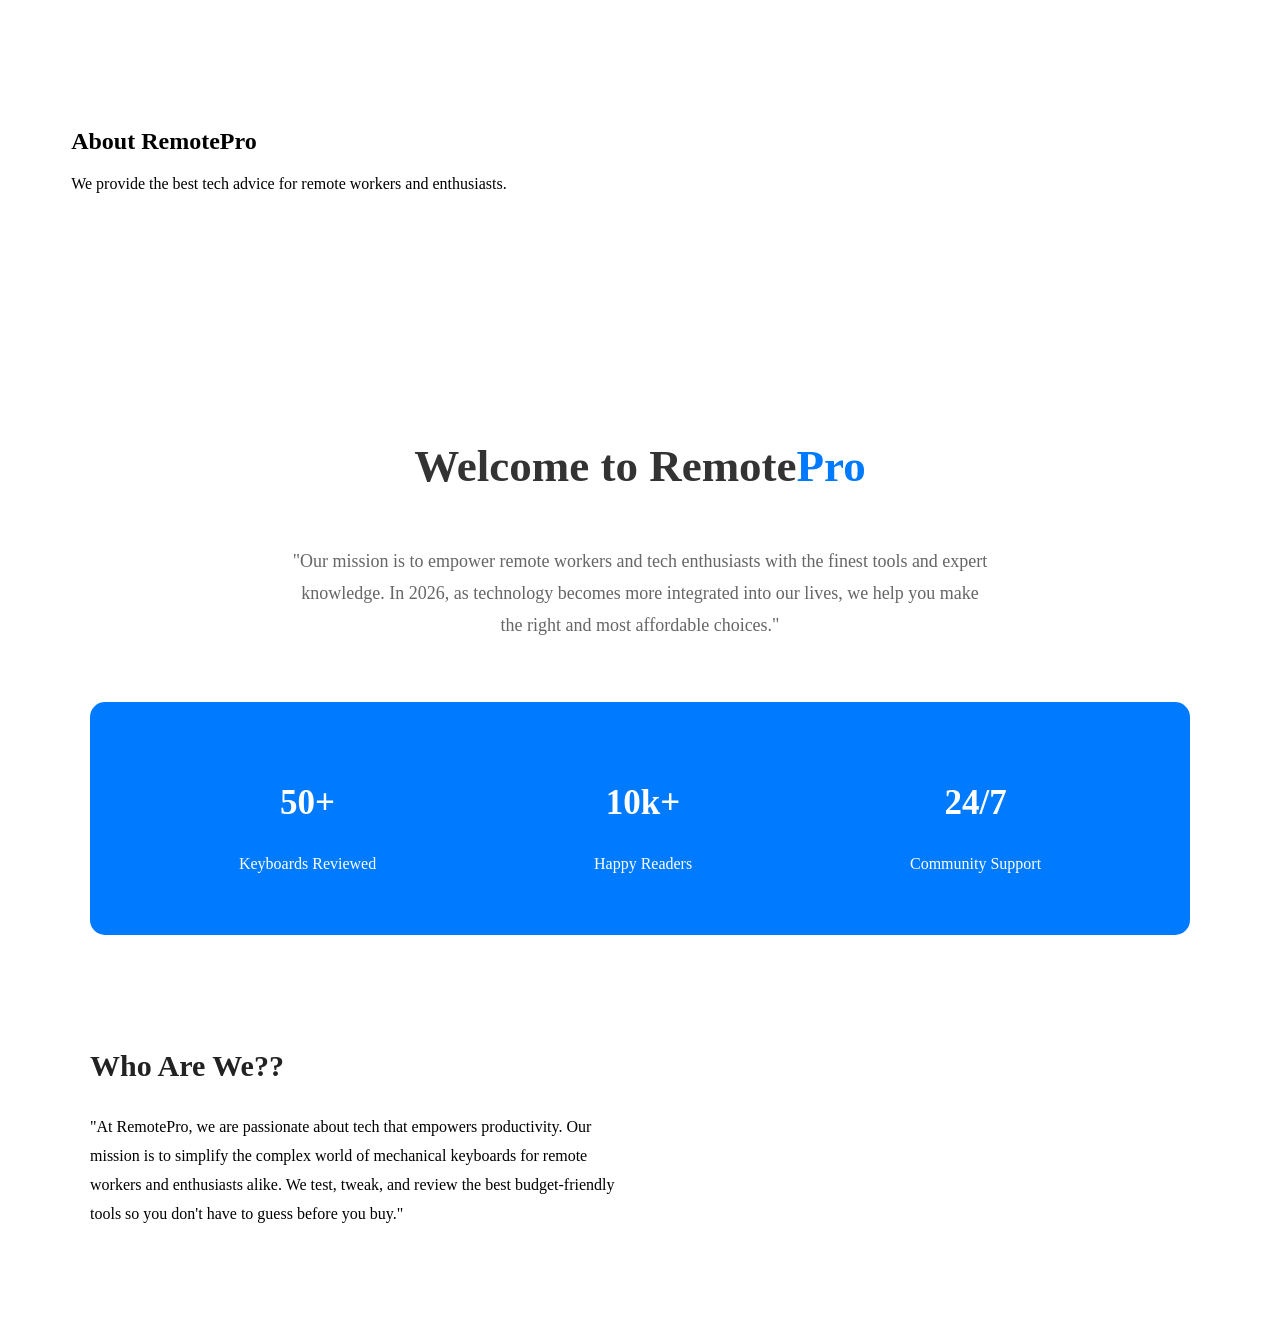
<file: about.html>
<!DOCTYPE html>
<html lang="en">
<head>
    <meta charset="UTF-8">
    <title>About Us - RemotePro</title>
    <link rel="stylesheet" href="about.css">
</head>
<body>
    <section style="padding: 100px 5%;">
        <h1>About RemotePro</h1>
        <p>We provide the best tech advice for remote workers and enthusiasts.</p>
    </section>
    <section class="about-page">
    <div class="about-hero">
        <h1>Welcome to Remote<span>Pro</span></h1>
        <p class="mission-text">
            "Our mission is to empower remote workers and tech enthusiasts with the finest tools and expert knowledge. In 2026, as technology becomes more integrated into our lives, we help you make the right and most affordable choices."
        </p>
    </div>

    <div class="stats-container">
        <div class="stat-item">
            <h2>50+</h2>
            <p>Keyboards Reviewed</p>
        </div>
        <div class="stat-item">
            <h2>10k+</h2>
            <p>Happy Readers</p>
        </div>
        <div class="stat-item">
            <h2>24/7</h2>
            <p>Community Support</p>
        </div>
    </div>

    <div class="about-content">
        <div class="about-text">
            <h2>Who Are We??</h2>
            <p>"At RemotePro, we are passionate about tech that empowers productivity. Our mission is to simplify the complex world of mechanical keyboards for remote workers and enthusiasts alike. We test, tweak, and review the best budget-friendly tools so you don't have to guess before you buy."

</p>
           
        </div>
        <div class="about-image">
            
        </div>
    </div>
</section>
</body>
</html>
</file>
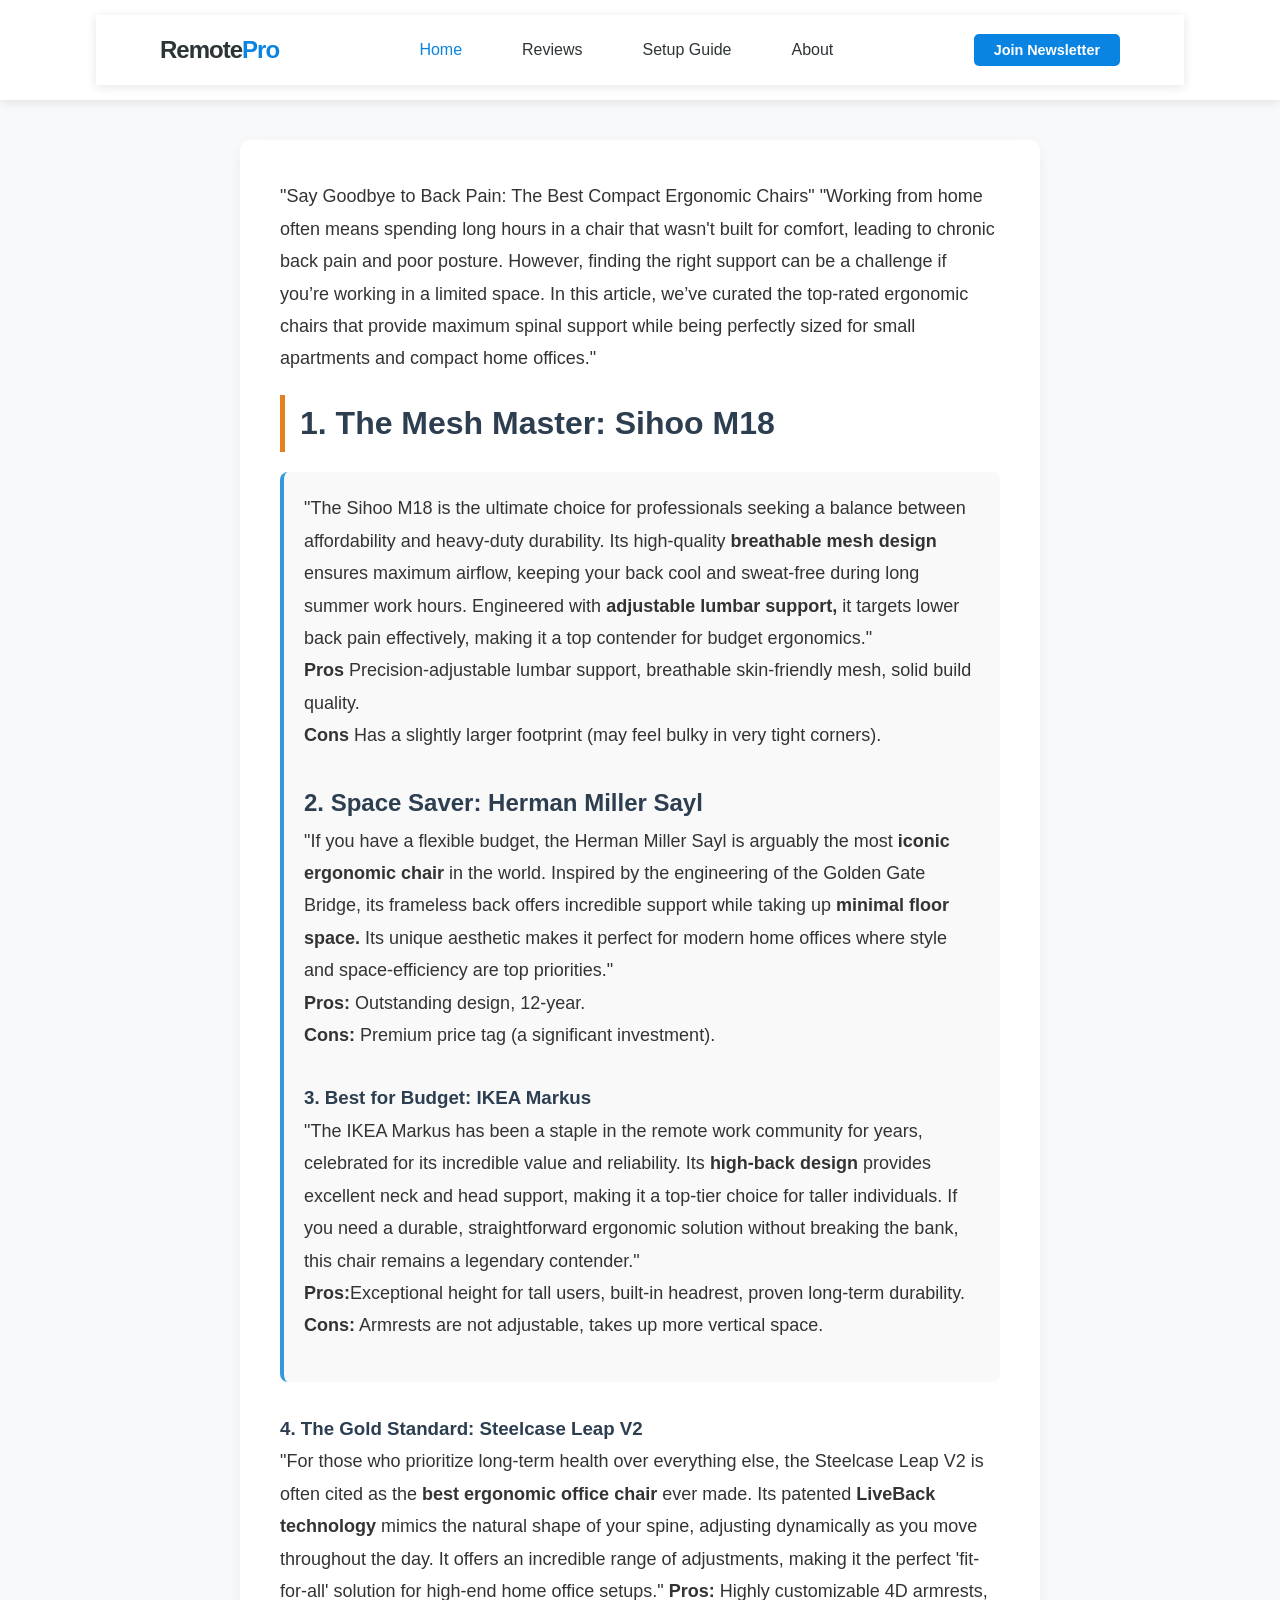
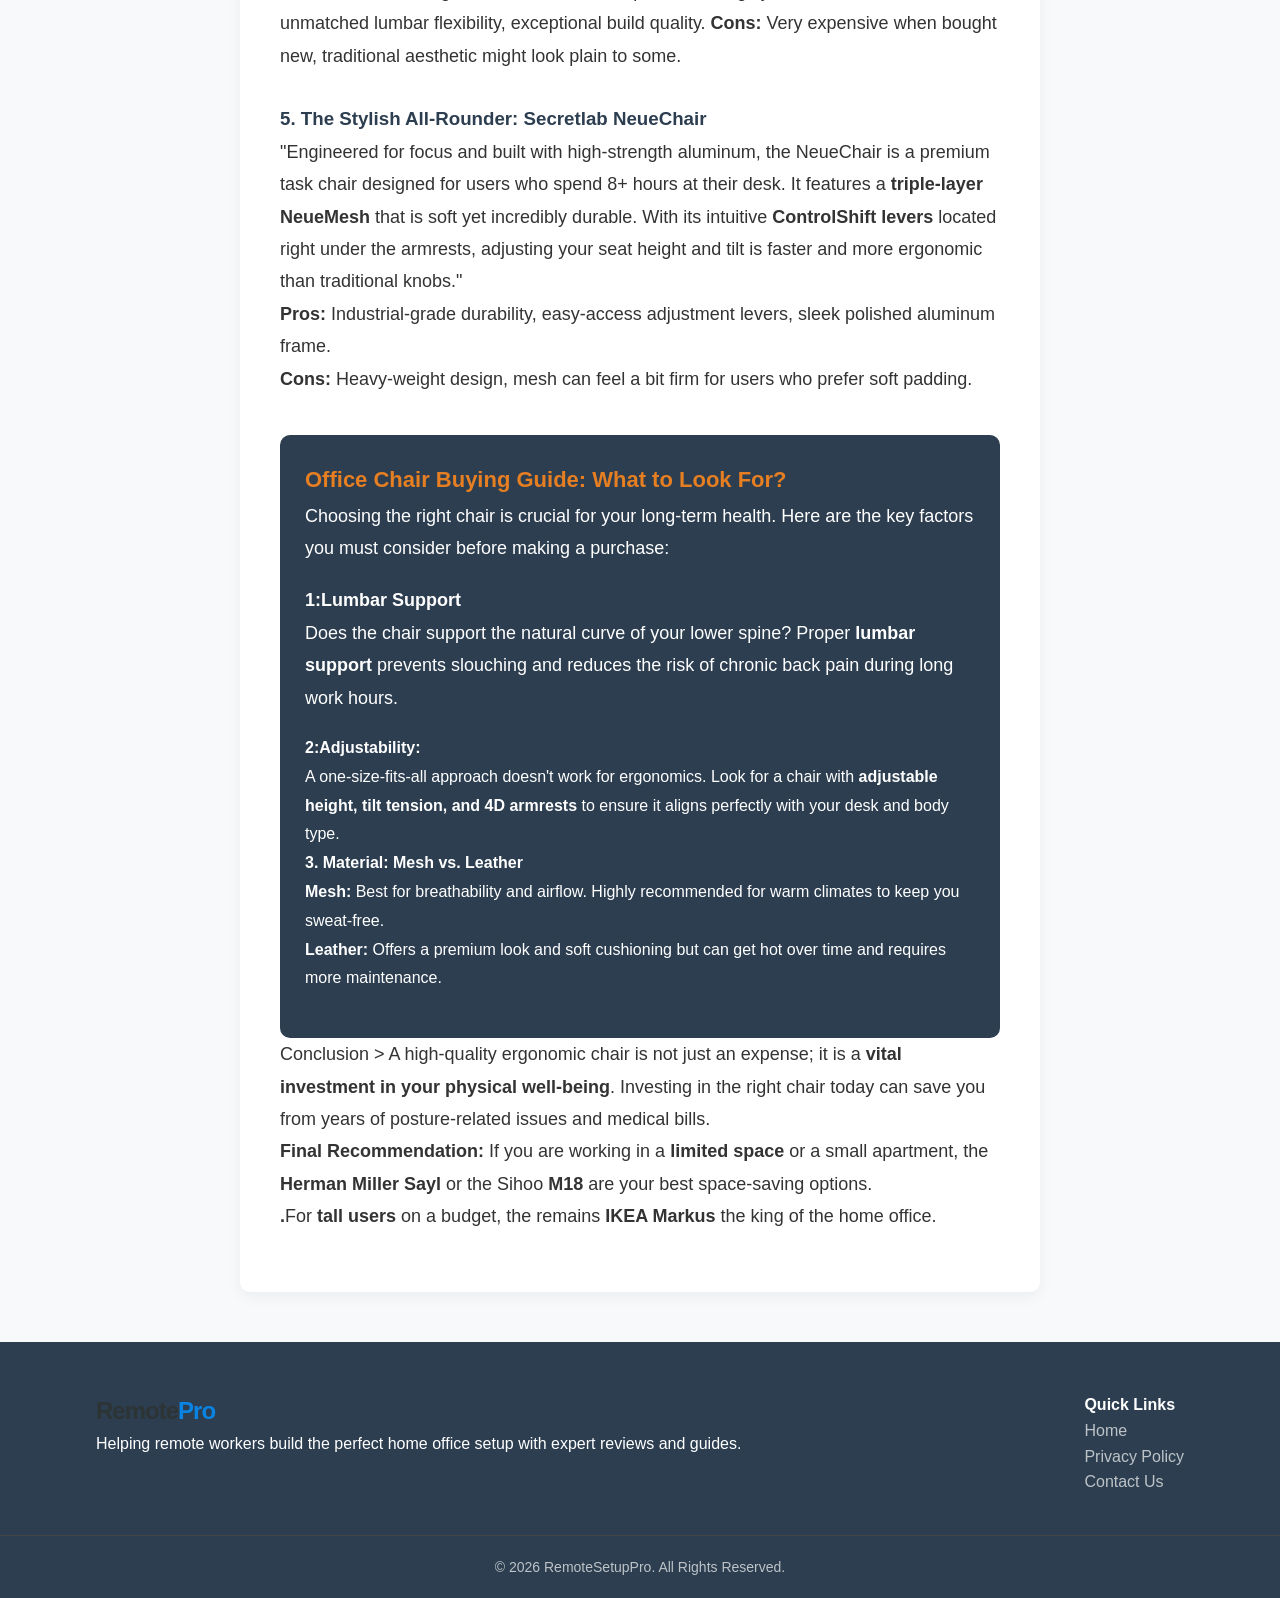
<file: article.html>
<!DOCTYPE html>
<html lang="en">
<head>
    <meta charset="UTF-8">
    <meta name="viewport" content="width=device-width, initial-scale=1.0">
    <link rel="stylesheet" href="article.css">
    <title>RemoteSetupPro | Best Tools for Home Office</title>
    <link rel="stylesheet" href="style.css">
</head>
<body>
    <header>
    <nav class="navbar">
        <div class="logo">Remote<span>Pro</span></div>
        <ul class="nav-links">
            <li><a href="#" class="active">Home</a></li>
            <li><a href="#">Reviews</a></li>
            <li><a href="#">Setup Guide</a></li>
            <li><a href="#">About</a></li>
        </ul>
        <div class="nav-cta">
            <a href="#" class="btn-small">Join Newsletter</a>
        </div>
    </nav>
</header>

<main class="article-content">
    <title>5 Best Ergonomic Chairs for Small Home Offices in 2026</title>
<p>"Say Goodbye to Back Pain: The Best Compact Ergonomic Chairs"

"Working from home often means spending long hours in a chair that wasn't built for comfort, leading to chronic back pain and poor posture. However, finding the right support can be a challenge if you’re working in a limited space. In this article, we’ve curated the top-rated ergonomic chairs that provide maximum spinal support while being perfectly sized for small apartments and compact home offices."</p>
<h1>1. The Mesh Master: Sihoo M18</h1>
<div class="pros-cons">
<p>"The Sihoo M18 is the ultimate choice for professionals seeking a balance between affordability and heavy-duty durability. Its high-quality <b>breathable mesh design</b> ensures maximum airflow, keeping your back cool and sweat-free during long summer work hours. Engineered with <b>adjustable lumbar support,</b> it targets lower back pain effectively, making it a top contender for budget ergonomics." <br>

<strong>Pros</strong> Precision-adjustable lumbar support, breathable skin-friendly mesh, solid build quality. <br>  

<strong>Cons</strong> Has a slightly larger footprint (may feel bulky in very tight corners).</p>
 </p>
<h2>2. Space Saver: Herman Miller Sayl</h2>
<p>"If you have a flexible budget, the Herman Miller Sayl is arguably the most <b>iconic ergonomic chair</b> in the world. Inspired by the engineering of the Golden Gate Bridge, its frameless back offers incredible support while taking up <b>minimal floor space.</b>  Its unique aesthetic makes it perfect for modern home offices where style and space-efficiency are top priorities."<br>

<strong>Pros:</strong> Outstanding design, 12-year. <br> 

<strong>Cons: </strong>Premium price tag (a significant investment).</p>

<h3>3. Best for Budget: IKEA Markus</h3>
<p>"The IKEA Markus has been a staple in the remote work community for years, celebrated for its incredible value and reliability. Its <b>high-back design</b> provides excellent neck and head support, making it a top-tier choice for taller individuals. If you need a durable, straightforward ergonomic solution without breaking the bank, this chair remains a legendary contender." <br>

<strong>Pros:</strong>Exceptional height for tall users, built-in headrest, proven long-term durability. <br>

<strong>Cons:</strong> Armrests are not adjustable, takes up more vertical space.</p>
</div>

<h3>4. The Gold Standard: Steelcase Leap V2</h3>
<p>
    "For those who prioritize long-term health over everything else, the Steelcase Leap V2 is often cited as the <b>best ergonomic office chair</b> ever made. Its patented <b>LiveBack technology</b> mimics the natural shape of your spine, adjusting dynamically as you move throughout the day. It offers an incredible range of adjustments, making it the perfect 'fit-for-all' solution for high-end home office setups."
    <strong>Pros:</strong> Highly customizable 4D armrests, unmatched lumbar flexibility, exceptional build quality.
    <strong>Cons:</strong> Very expensive when bought new, traditional aesthetic might look plain to some.
</p>

<h3>5. The Stylish All-Rounder: Secretlab NeueChair</h3>

<p>
    "Engineered for focus and built with high-strength aluminum, the NeueChair is a premium task chair designed for users who spend 8+ hours at their desk. It features a <b>triple-layer NeueMesh</b> that is soft yet incredibly durable. With its intuitive <b>ControlShift levers</b> located right under the armrests, adjusting your seat height and tilt is faster and more ergonomic than traditional knobs." <br>
    <strong>Pros:</strong> Industrial-grade durability, easy-access adjustment levers, sleek polished aluminum frame. <br>
    <strong>Cons:</strong> Heavy-weight design, mesh can feel a bit firm for users who prefer soft padding.
</p>
<div class="buying-guide-box">
<h4>Office Chair Buying Guide: What to Look For?</h4>
<p> Choosing the right chair is crucial for your long-term health. Here are the key factors you must consider before making a purchase:<br>
    <p>
        <strong>1:Lumbar Support</strong><br>
        Does the chair support the natural curve of your lower spine? Proper <strong>lumbar support</strong>
         prevents slouching and reduces the risk of chronic back pain during long work hours.
    </p>

<strong>2:Adjustability:</strong> <br> A one-size-fits-all approach doesn't work for ergonomics. Look for a chair with <b>adjustable height, tilt tension, and 4D armrests</b> to ensure it aligns perfectly with your desk and body type.<br>

<b>3. Material: Mesh vs. Leather</b> <br> <b>Mesh:</b> Best for breathability and airflow. Highly recommended for warm climates to keep you sweat-free. <br>

<b>Leather:</b> Offers a premium look and soft cushioning but can get hot over time and requires more maintenance.</p>
</div>
<p class="Conclusion">Conclusion >
    A high-quality ergonomic chair is not just an expense; it is a <strong>vital investment in your physical well-being</strong>. Investing in the right chair today can save you from years of posture-related issues and medical bills.  <br>
<strong>
Final Recommendation:</strong>

If you are working in a <b>limited space</b> or a small apartment, the <b>Herman Miller Sayl</b>  or the Sihoo <b>M18</b> are your best space-saving options. <br>

<b>.</b>For <b>tall users</b> on a budget, the remains <b>IKEA Markus</b> the king of the home office.
</p>
</main>
<footer class="main-footer">
    <div class="footer-content">
        <div class="footer-section">
            <div class="logo">Remote<span>Pro</span></div>
            <p>Helping remote workers build the perfect home office setup with expert reviews and guides.</p>
        </div>
        <div class="footer-links">
            <h4>Quick Links</h4>
            <ul>
                <li><a href="index.html">Home</a></li>
                <li><a href="#">Privacy Policy</a></li>
                <li><a href="#">Contact Us</a></li>
            </ul>
        </div>
    </div>
    <div class="footer-bottom">
        <p>&copy; 2026 RemoteSetupPro. All Rights Reserved.</p>
    </div>
</footer>
</file>
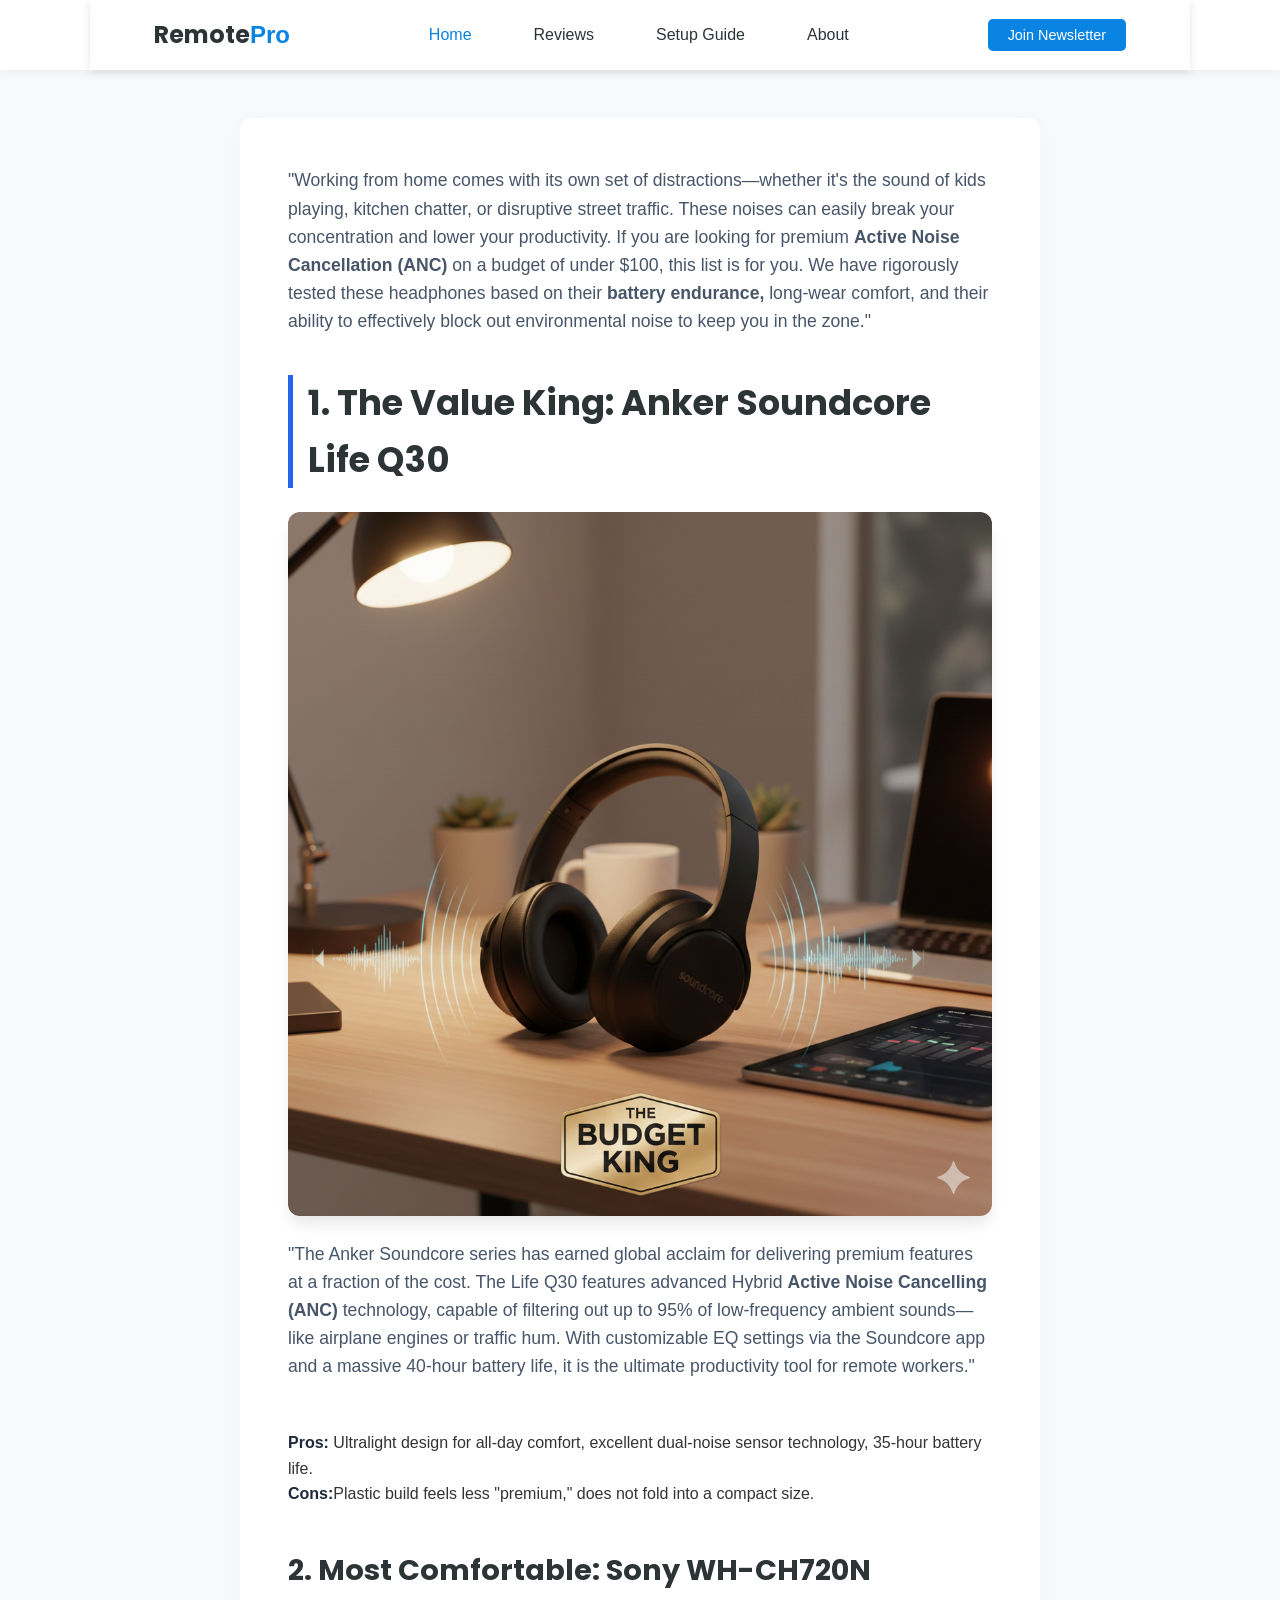
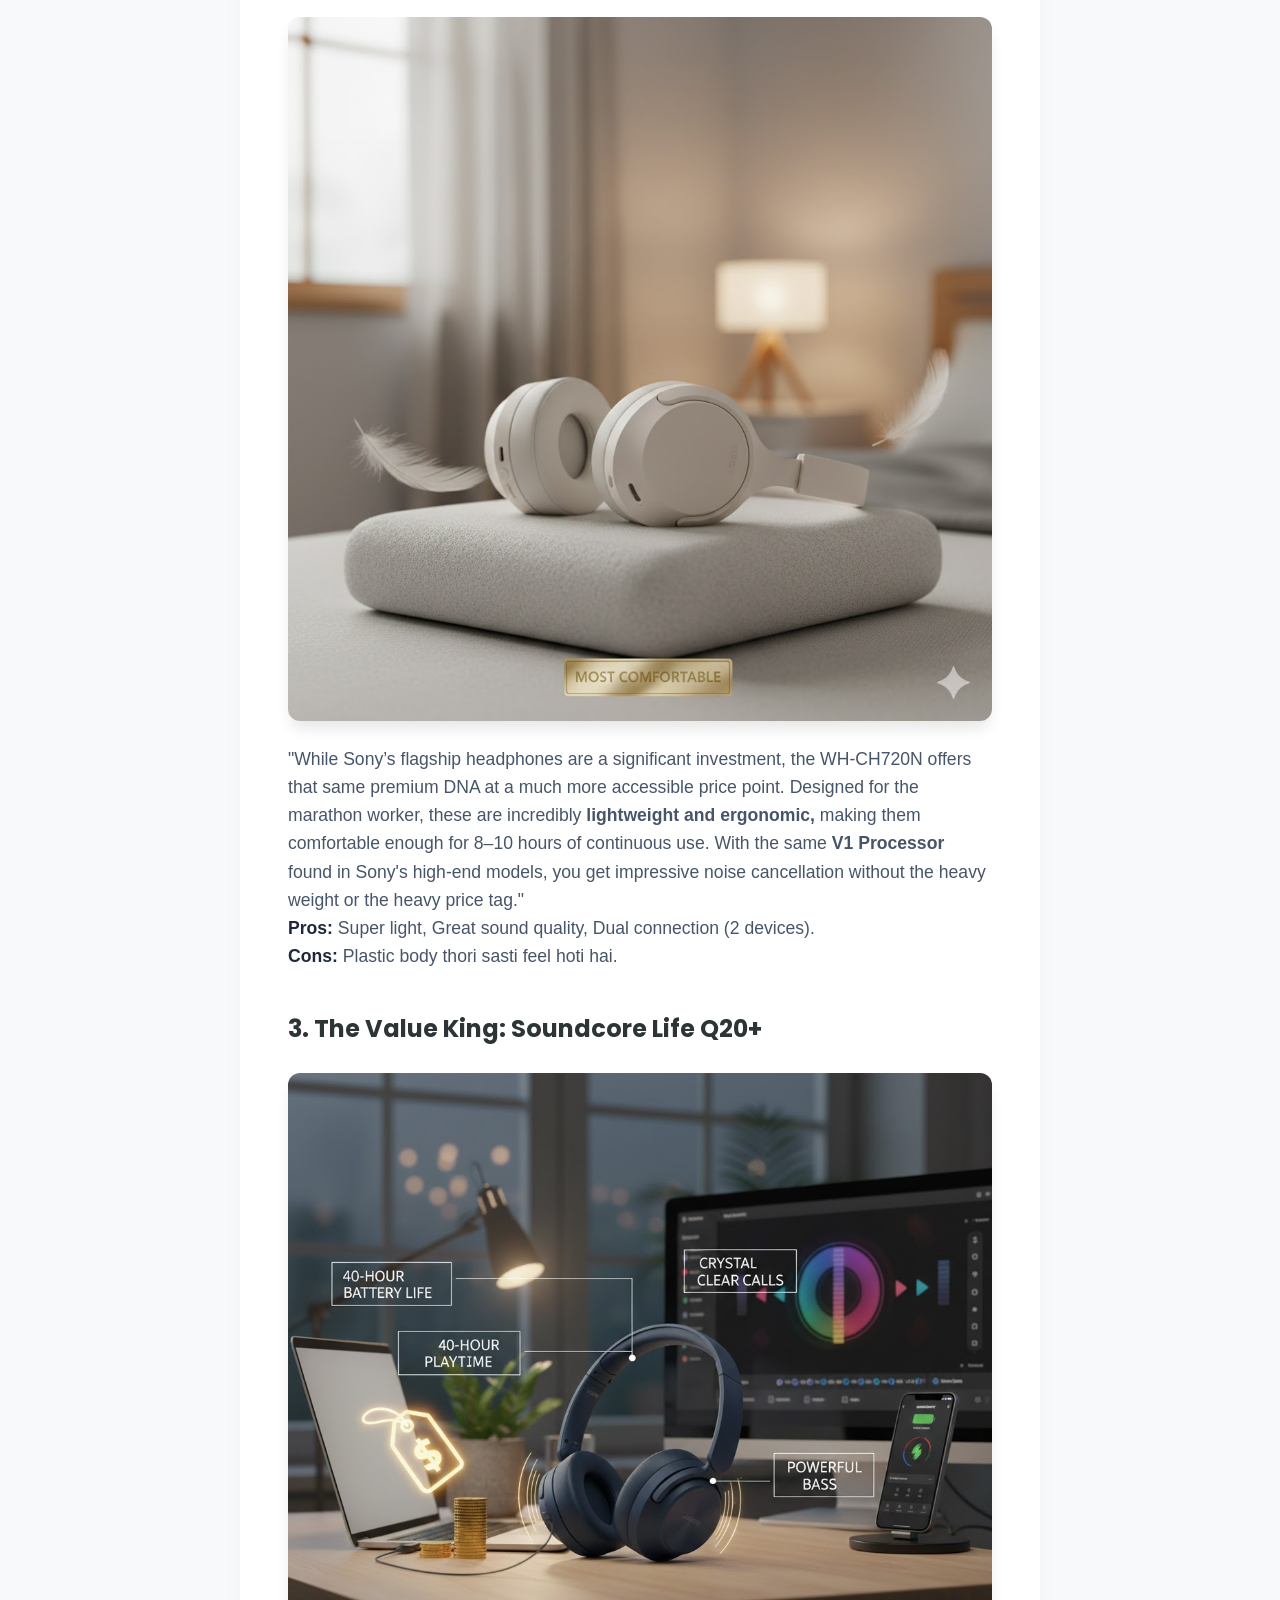
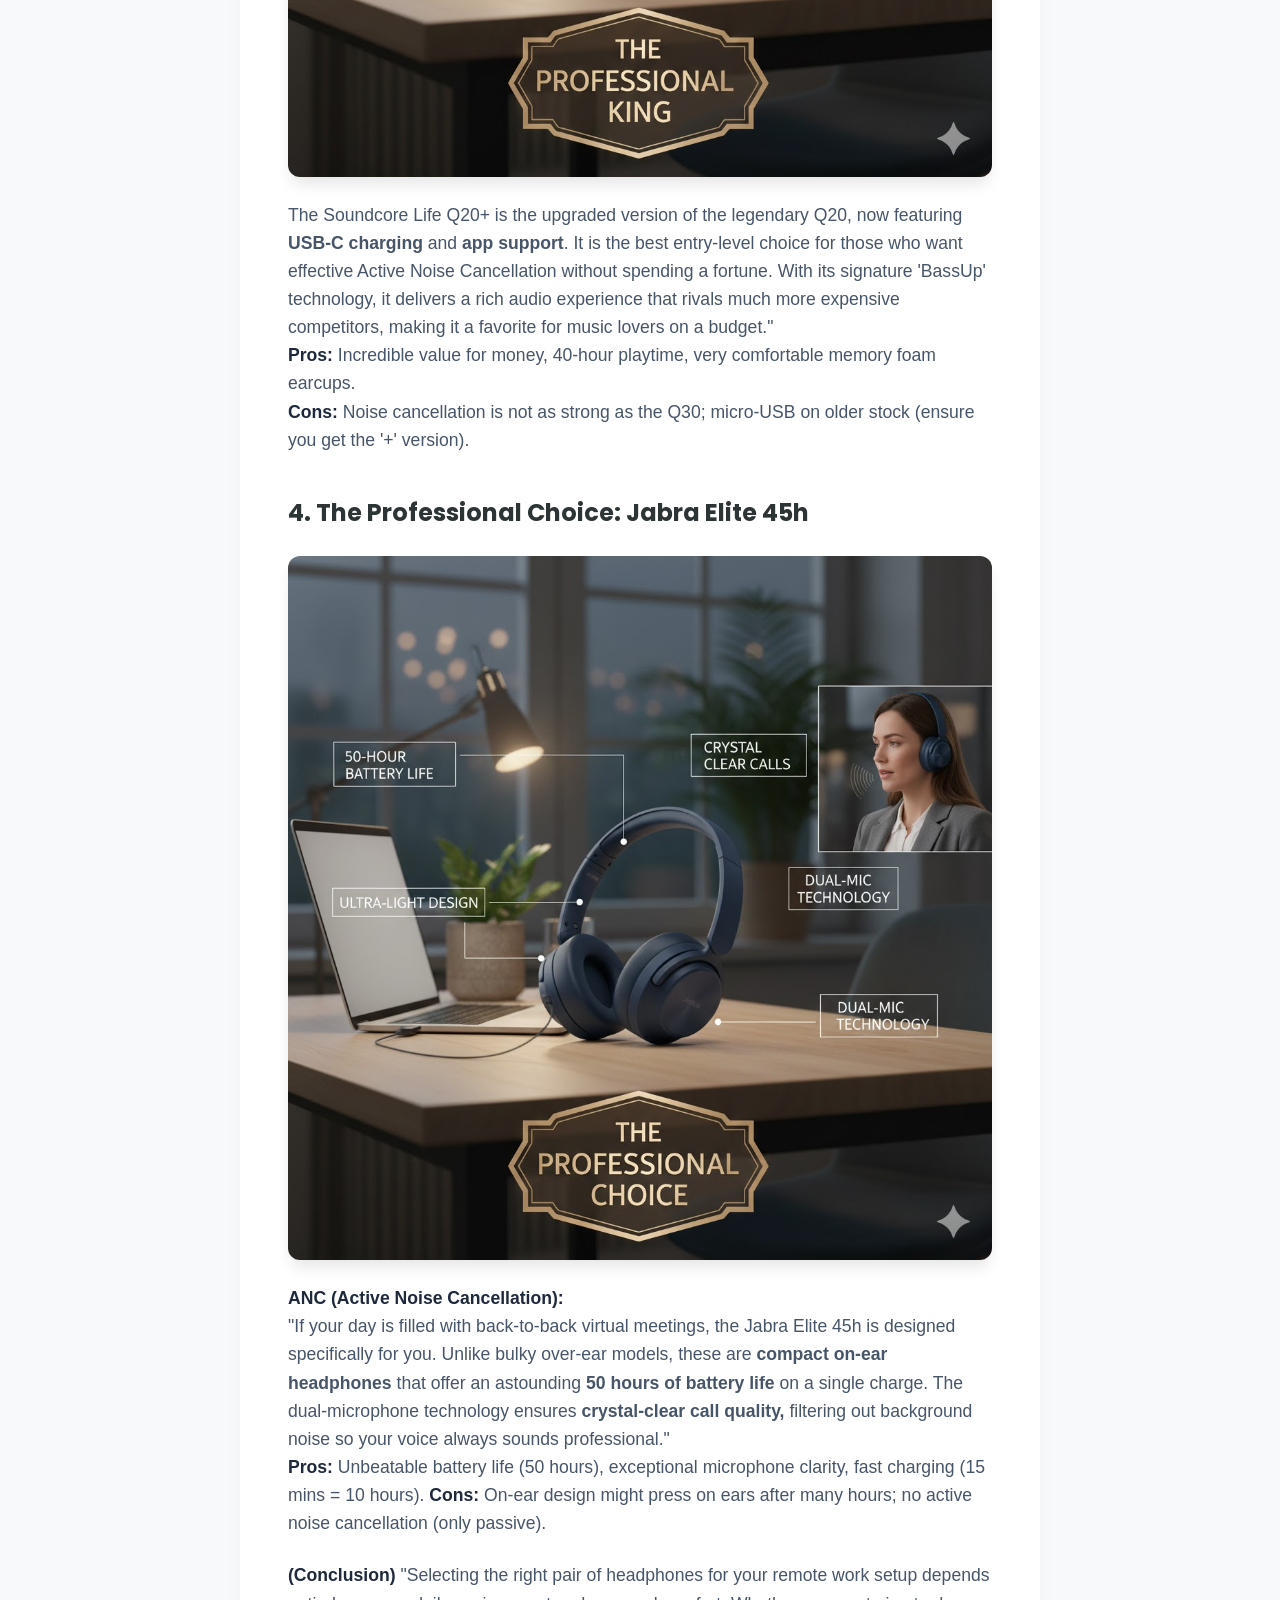
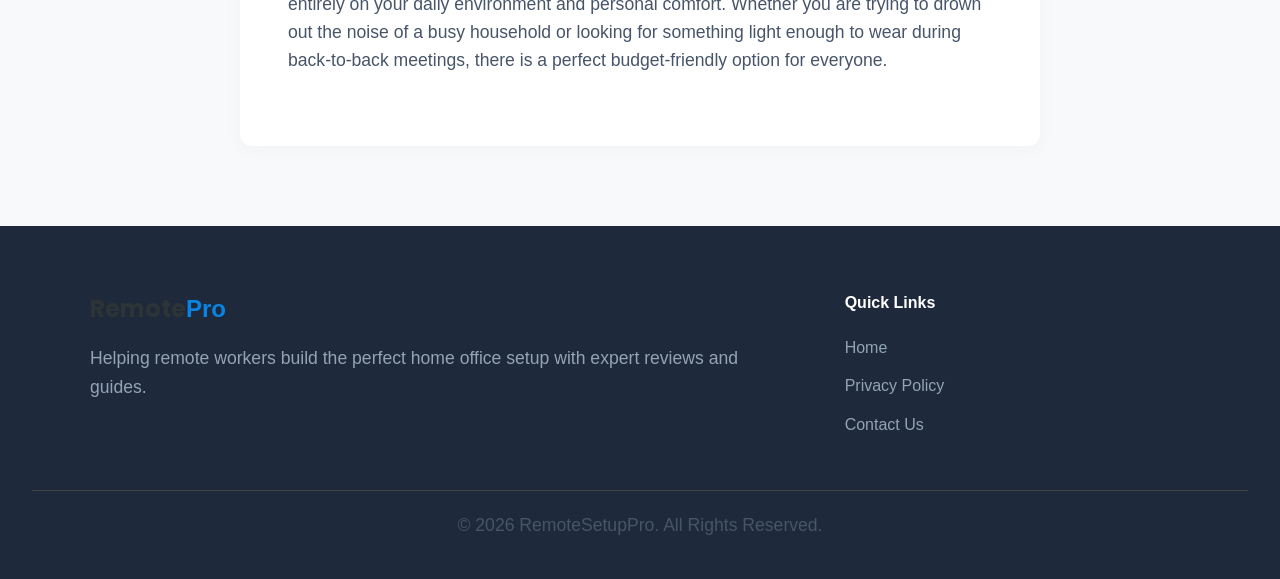
<file: article2.html>
<!DOCTYPE html>
<html lang="en">
<head>
    <meta charset="UTF-8">
    <meta name="viewport" content="width=device-width, initial-scale=1.0">
    <link rel="stylesheet" href="article2.css">
    <title>RemoteSetupPro | Best Tools for Home Office</title>
    <link rel="stylesheet" href="style.css">
</head>
<body>
    <header>
    <nav class="navbar">
        <div class="logo">Remote<span>Pro</span></div>
        <ul class="nav-links">
            <li><a href="#" class="active">Home</a></li>
            <li><a href="#">Reviews</a></li>
            <li><a href="#">Setup Guide</a></li>
            <li><a href="#">About</a></li>
        </ul>
        <div class="nav-cta">
            <a href="#" class="btn-small">Join Newsletter</a>
        </div>
    </nav>
</header>
<main>
    <title> Best Noise-Canceling Headphones Under $100 for Remote Work (2026)</title>
    <p>"Working from home comes with its own set of distractions—whether it's the sound of kids playing, kitchen chatter, or disruptive street traffic. These noises can easily break your concentration and lower your productivity. If you are looking for premium <b>Active Noise Cancellation (ANC)</b> on a budget of under $100, this list is for you.

We have rigorously tested these headphones based on their <b>battery endurance,</b> long-wear comfort, and their ability to effectively block out environmental noise to keep you in the zone."</p>

    <h1>1. The Value King: Anker Soundcore Life Q30</h1>
    <img src="The Value King  Q30.jpg" alt="The Value King Anker Soundcore Life Q30">


    <p>"The Anker Soundcore series has earned global acclaim for delivering premium features at a fraction of the cost. The Life Q30 features advanced Hybrid <b>Active Noise Cancelling (ANC)</b> technology, capable of filtering out up to 95% of low-frequency ambient sounds—like airplane engines or traffic hum. With customizable EQ settings via the Soundcore app and a massive 40-hour battery life, it is the ultimate productivity tool for remote workers."</p> <br>

    <strong>Pros:</strong> Ultralight design for all-day comfort, excellent dual-noise sensor technology, 35-hour battery life. <br>

    <strong>Cons:</strong>Plastic build feels less "premium," does not fold into a compact size.

    <h2>2. Most Comfortable: Sony WH-CH720N</h2>
    <img src="sony.jpg" alt="Most Comfortable: Sony WH-CH720N">

    <p>
       "While Sony’s flagship headphones are a significant investment, the WH-CH720N offers that same premium DNA at a much more accessible price point. Designed for the marathon worker, these are incredibly <b>lightweight and ergonomic,</b> making them comfortable enough for 8–10 hours of continuous use. With the same <b>V1 Processor</b> found in Sony's high-end models, you get impressive noise cancellation without the heavy weight or the heavy price tag." <br>

<strong>Pros:</strong> Super light, Great sound quality, Dual connection (2 devices). <br>

<strong>Cons:</strong> Plastic body thori sasti feel hoti hai.
    </p>
    
<h3>3. The Value King: Soundcore Life Q20+</h3>
<img src="Q20.jpg" alt="The Value King: Soundcore Life Q20+">
<p>
    The Soundcore Life Q20+ is the upgraded version of the legendary Q20, now featuring <b>USB-C charging</b> and <b>app support</b>. It is the best entry-level choice for those who want effective Active Noise Cancellation without spending a fortune. With its signature 'BassUp' technology, it delivers a rich audio experience that rivals much more expensive competitors, making it a favorite for music lovers on a budget." <br>

<strong>Pros:</strong> Incredible value for money, 40-hour playtime, very comfortable memory foam earcups. <br>

<strong>Cons:</strong> Noise cancellation is not as strong as the Q30; micro-USB on older stock (ensure you get the '+' version).
</p>

<h3>4. The Professional Choice: Jabra Elite 45h</h3>
<img src="Jabra Elite 45h.jpg" alt="The Professional Choice: Jabra Elite 45h">
<p><strong>ANC (Active Noise Cancellation):</strong> <br> "If your day is filled with back-to-back virtual meetings, the Jabra Elite 45h is designed specifically for you. Unlike bulky over-ear models, these are <b>compact on-ear headphones</b> that offer an astounding <b>50 hours of battery life</b> on a single charge. The dual-microphone technology ensures <b>crystal-clear call quality,</b> filtering out background noise so your voice always sounds professional." <br>

<strong>Pros:</strong> Unbeatable battery life (50 hours), exceptional microphone clarity, fast charging (15 mins = 10 hours).

<strong>Cons: </strong>On-ear design might press on ears after many hours; no active noise cancellation (only passive).
</p>

<p>
   <strong>(Conclusion)</strong> 
"Selecting the right pair of headphones for your remote work setup depends entirely on your daily environment and personal comfort. Whether you are trying to drown out the noise of a busy household or looking for something light enough to wear during back-to-back meetings, there is a perfect budget-friendly option for everyone.
</p>

</main>
<footer class="main-footer">
    <div class="footer-content">
        <div class="footer-section">
            <div class="logo">Remote<span>Pro</span></div>
            <p>Helping remote workers build the perfect home office setup with expert reviews and guides.</p>
        </div>
        <div class="footer-links">
            <h4>Quick Links</h4>
            <ul>
                <li><a href="index.html">Home</a></li>
                <li><a href="#">Privacy Policy</a></li>
                <li><a href="#">Contact Us</a></li>
            </ul>
        </div>
    </div>
    <div class="footer-bottom">
        <p>&copy; 2026 RemoteSetupPro. All Rights Reserved.</p>
    </div>
</footer>
</file>
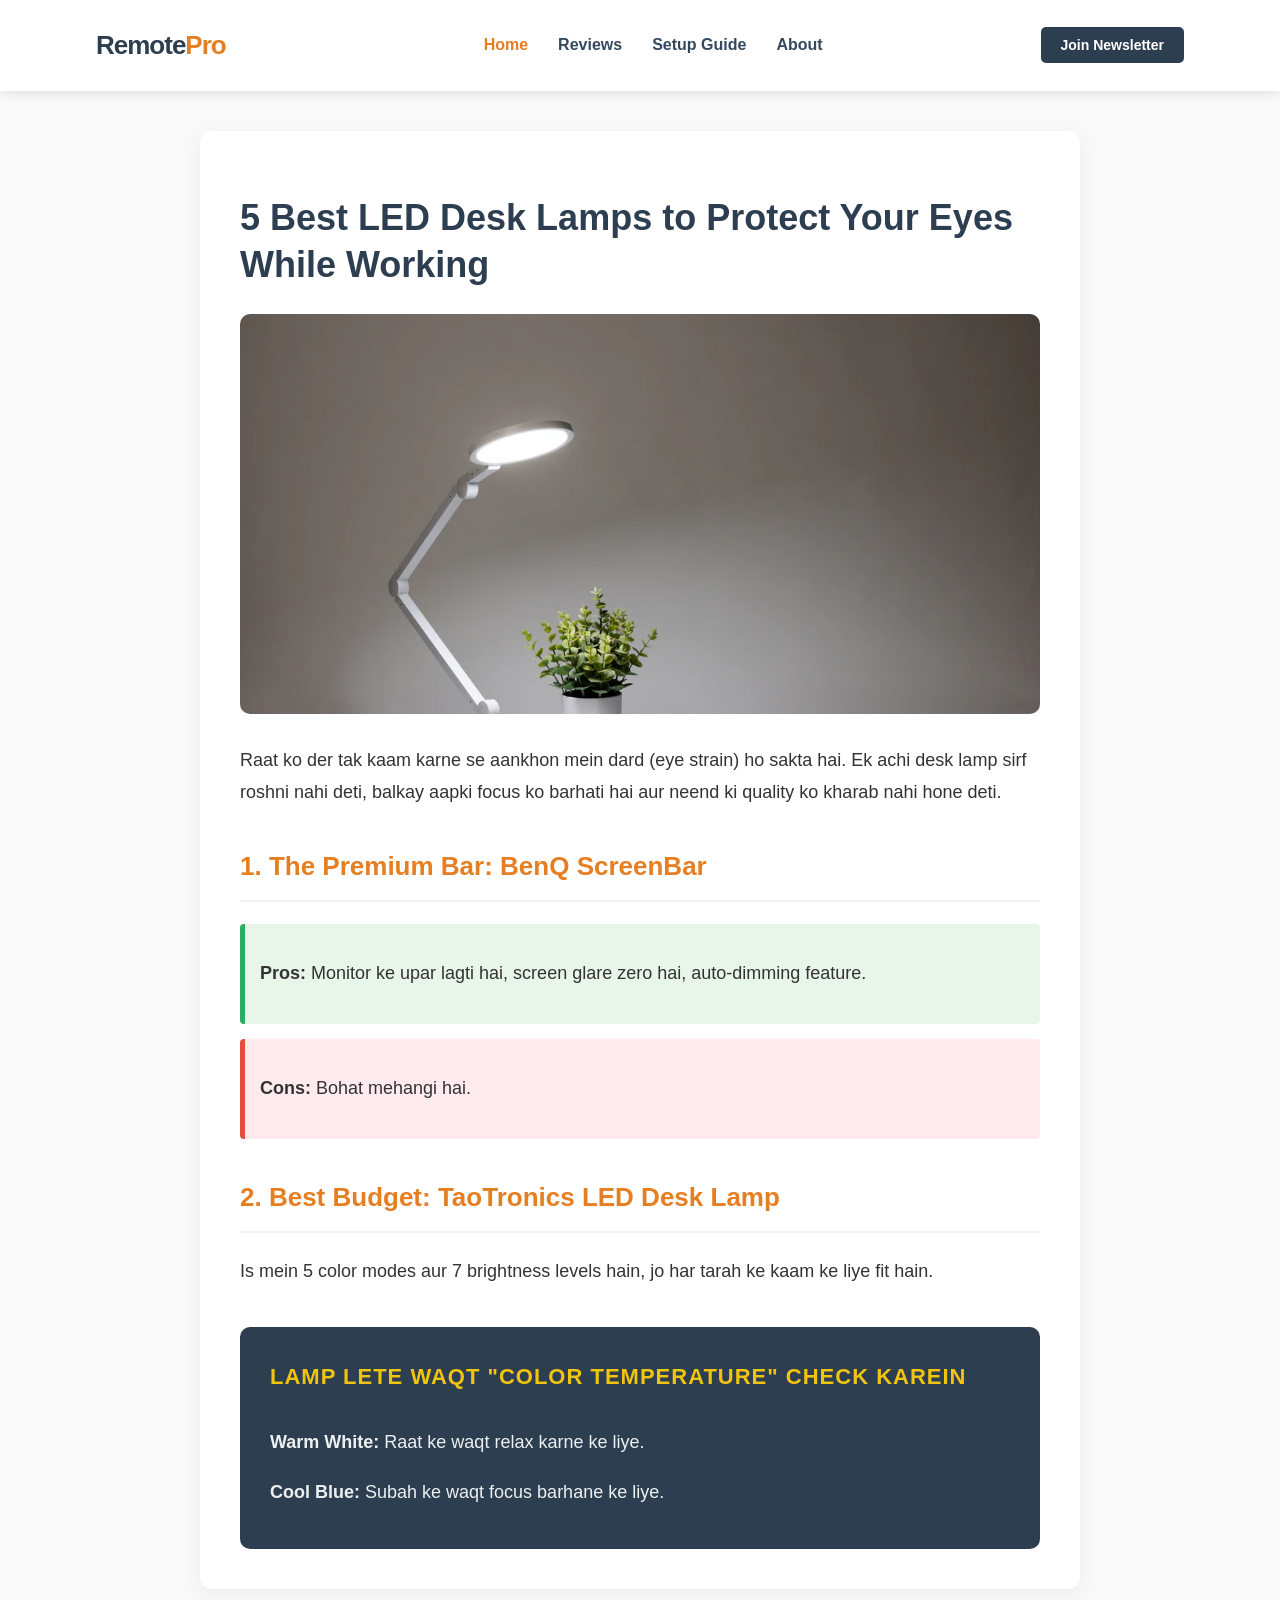
<file: article4.html>
<!DOCTYPE html>
<html lang="en">
<head>
    <meta charset="UTF-8">
    <meta name="viewport" content="width=device-width, initial-scale=1.0">
    <link rel="stylesheet" href="index.css">
    <title>RemoteSetupPro | Best Tools for Home Office</title>
    <link rel="stylesheet" href="article45.css">
</head>
<body>
    <header>
    <nav class="navbar">
        <div class="logo">Remote<span>Pro</span></div>
        <ul class="nav-links">
            <li><a href="#" class="active">Home</a></li>
            <li><a href="#">Reviews</a></li>
            <li><a href="#">Setup Guide</a></li>
            <li><a href="#">About</a></li>
        </ul>
        <div class="nav-cta">
            <a href="#" class="btn-small">Join Newsletter</a>
        </div>
    </nav>
</header>
<main class="article-content">
    <h1>5 Best LED Desk Lamps to Protect Your Eyes While Working</h1>
    
    <div class="main-article-img">
        <img src="lamps.jpg" alt="Modern Desk Lamp">
    </div>

    <p>Raat ko der tak kaam karne se aankhon mein dard (eye strain) ho sakta hai. Ek achi desk lamp sirf roshni nahi deti, balkay aapki focus ko barhati hai aur neend ki quality ko kharab nahi hone deti.</p>

    <h2>1. The Premium Bar: BenQ ScreenBar</h2>
    <div class="pros-box">
        <p><strong>Pros:</strong> Monitor ke upar lagti hai, screen glare zero hai, auto-dimming feature.</p>
    </div>
    <div class="cons-box">
        <p><strong>Cons:</strong> Bohat mehangi hai.</p>
    </div>

    <h2>2. Best Budget: TaoTronics LED Desk Lamp</h2>
    <p>Is mein 5 color modes aur 7 brightness levels hain, jo har tarah ke kaam ke liye fit hain.</p>

    <div class="buying-guide-box">
        <h4>Lamp Lete Waqt "Color Temperature" Check Karein</h4>
        <p><strong>Warm White:</strong> Raat ke waqt relax karne ke liye.</p>
        <p><strong>Cool Blue:</strong> Subah ke waqt focus barhane ke liye.</p>
    </div>
</main>
</file>
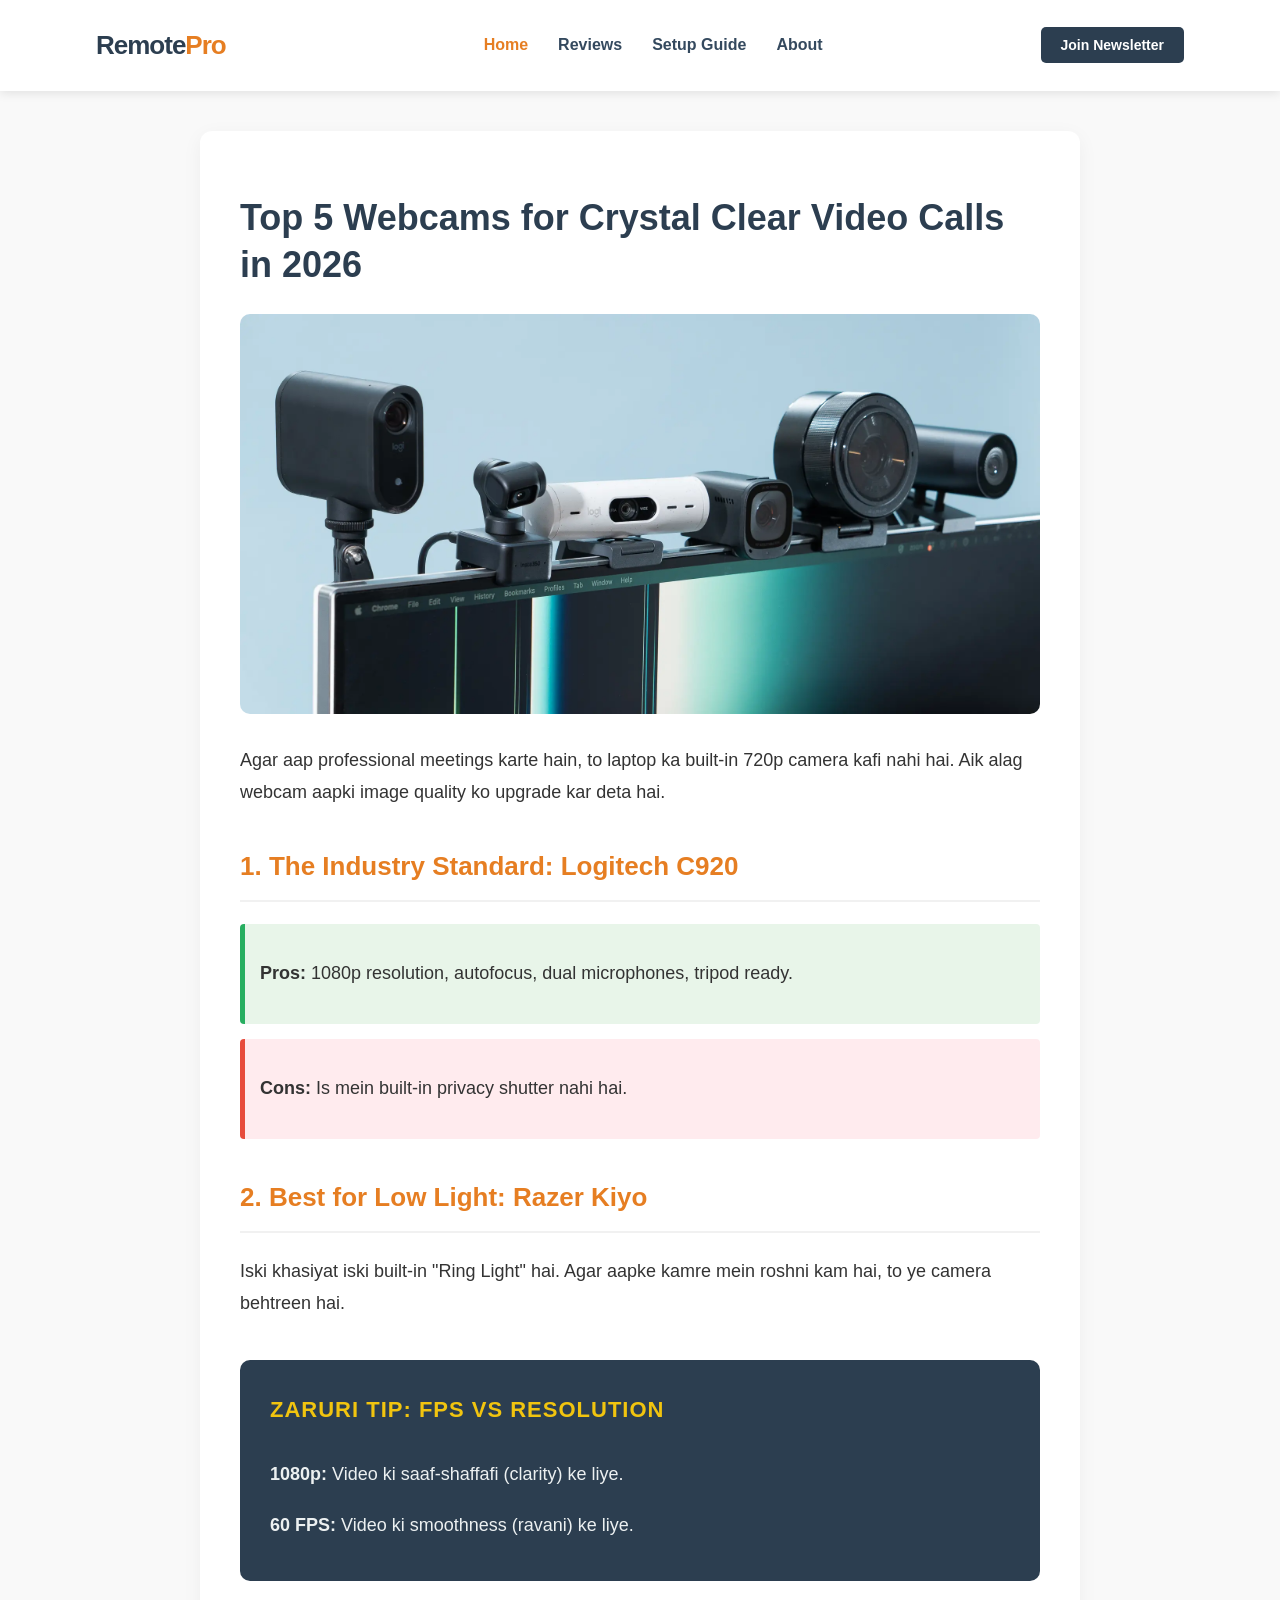
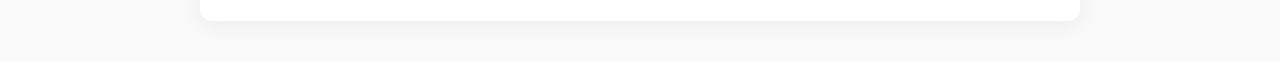
<file: article5.html>
<!DOCTYPE html>
<html lang="en">
<head>
    <meta charset="UTF-8">
    <meta name="viewport" content="width=device-width, initial-scale=1.0">
    <link rel="stylesheet" href="index.css">
    <title>RemoteSetupPro | Best Tools for Home Office</title>
    <link rel="stylesheet" href="article45.css">
</head>
<body>
    <header>
    <nav class="navbar">
        <div class="logo">Remote<span>Pro</span></div>
        <ul class="nav-links">
            <li><a href="#" class="active">Home</a></li>
            <li><a href="#">Reviews</a></li>
            <li><a href="#">Setup Guide</a></li>
            <li><a href="#">About</a></li>
        </ul>
        <div class="nav-cta">
            <a href="#" class="btn-small">Join Newsletter</a>
        </div>
    </nav>
</header>
<main class="article-content">
    <h1>Top 5 Webcams for Crystal Clear Video Calls in 2026</h1>
    
    <div class="main-article-img">
        <img src="webcam.jpg" alt="Professional Webcam">
    </div>

    <p>Agar aap professional meetings karte hain, to laptop ka built-in 720p camera kafi nahi hai. Aik alag webcam aapki image quality ko upgrade kar deta hai.</p>

    <h2>1. The Industry Standard: Logitech C920</h2>
    <div class="pros-box">
        <p><strong>Pros:</strong> 1080p resolution, autofocus, dual microphones, tripod ready.</p>
    </div>
    <div class="cons-box">
        <p><strong>Cons:</strong> Is mein built-in privacy shutter nahi hai.</p>
    </div>

    <h2>2. Best for Low Light: Razer Kiyo</h2>
    <p>Iski khasiyat iski built-in "Ring Light" hai. Agar aapke kamre mein roshni kam hai, to ye camera behtreen hai.</p>

    <div class="buying-guide-box">
        <h4>Zaruri Tip: FPS vs Resolution</h4>
        <p><strong>1080p:</strong> Video ki saaf-shaffafi (clarity) ke liye.</p>
        <p><strong>60 FPS:</strong> Video ki smoothness (ravani) ke liye.</p>
    </div>
</main>
</file>
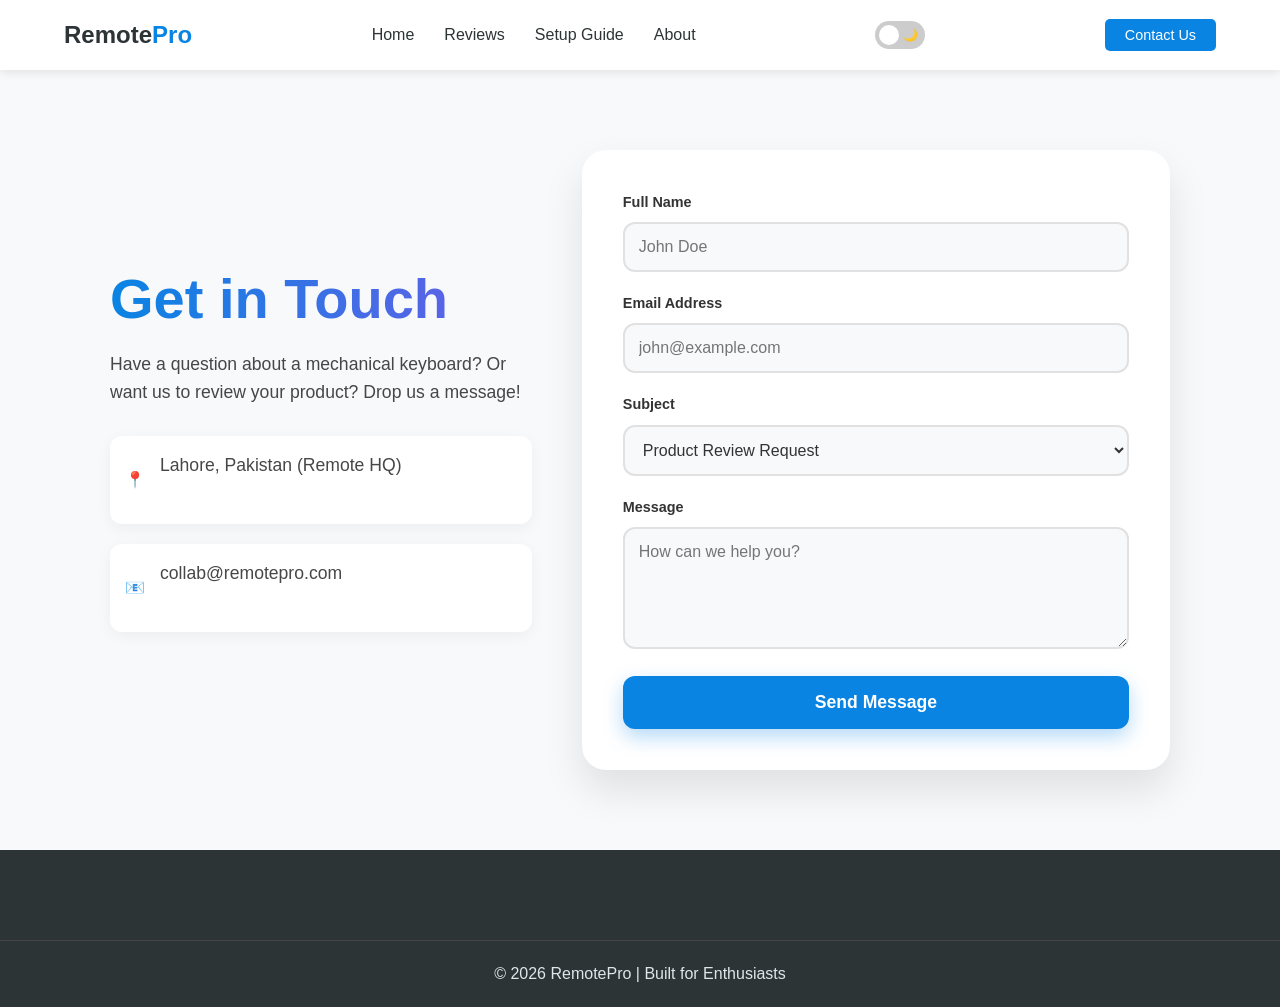
<file: contact.html>
<!DOCTYPE html>
<html lang="en">
<head>
    <meta charset="UTF-8">
    <meta name="viewport" content="width=device-width, initial-scale=1.0">
    <title>Contact Us | RemotePro</title>
    <link rel="stylesheet" href="style.css">
</head>
<body>

<header>
    <nav class="navbar">
        <div class="logo">Remote<span>Pro</span></div>
        <ul class="nav-links" id="nav-menu">
            <li><a href="index.html">Home</a></li>
            <li><a href="review.html">Reviews</a></li>
            <li><a href="setup-guide.html">Setup Guide</a></li>
            <li><a href="about.html">About</a></li>
        </ul>
        <div class="theme-switch-wrapper">
            <label class="theme-switch" for="checkbox">
                <input type="checkbox" id="checkbox" />
                <div class="slider round">
                    <span class="icon sun">☀️</span>
                    <span class="icon moon">🌙</span>
                </div>
            </label>
        </div>
        <div class="nav-cta">
            <a href="contact.html" class="btn-small active">Contact Us</a>
        </div>
    </nav>
</header>

<main class="container">
    <section class="contact-section">
        <div class="contact-info">
            <h1>Get in Touch</h1>
            <p>Have a question about a mechanical keyboard? Or want us to review your product? Drop us a message!</p>
            
            <div class="info-item">
                <span>📍</span>
                <p>Lahore, Pakistan (Remote HQ)</p>
            </div>
            <div class="info-item">
                <span>📧</span>
                <p>collab@remotepro.com</p>
            </div>
        </div>

        <div class="contact-form-card">
            <form id="contact-form">
                <div class="input-group">
                    <label>Full Name</label>
                    <input type="text" id="name" placeholder="John Doe" required>
                </div>
                <div class="input-group">
                    <label>Email Address</label>
                    <input type="email" id="email" placeholder="john@example.com" required>
                </div>
                <div class="input-group">
                    <label>Subject</label>
                    <select id="subject">
                        <option>Product Review Request</option>
                        <option>General Inquiry</option>
                        <option>Feedback</option>
                    </select>
                </div>
                <div class="input-group">
                    <label>Message</label>
                    <textarea id="message" rows="5" placeholder="How can we help you?" required></textarea>
                </div>
                <button type="submit" class="btn-hero" style="width: 100%;">Send Message</button>
            </form>

            <div id="success-alert" class="success-message" style="display: none;">
                <span class="icon">✅</span>
                <h2>Message Sent!</h2>
                <p>Thank you for reaching out. The RemotePro team will contact you soon.</p>
                <button onclick="location.reload()" class="btn-hero" style="margin-top:20px; padding:10px 20px;">Send Another</button>
            </div>
        </div>
    </section>
</main>

<footer class="footer">
    <div class="footer-bottom">
        <p>&copy; 2026 RemotePro | Built for Enthusiasts</p>
    </div>
</footer>

<script>
    // --- Dark Mode Logic ---
    const toggleSwitch = document.querySelector('.theme-switch input[type="checkbox"]');
    const currentTheme = localStorage.getItem('theme');

    if (currentTheme) {
        document.documentElement.setAttribute('data-theme', currentTheme);
        if (currentTheme === 'dark') toggleSwitch.checked = true;
    }

    toggleSwitch.addEventListener('change', (e) => {
        const theme = e.target.checked ? 'dark' : 'light';
        document.documentElement.setAttribute('data-theme', theme);
        localStorage.setItem('theme', theme);
    });

    // --- Form Submission Logic ---
    const contactForm = document.getElementById('contact-form');
    const successAlert = document.getElementById('success-alert');

    contactForm.addEventListener('submit', (e) => {
        e.preventDefault(); // Stop page reload

        // Hide form and show success message
        contactForm.style.display = 'none';
        successAlert.style.display = 'block';

        console.log("Form Submitted Successfully!");
    });
</script>

</body>
</html>
</file>
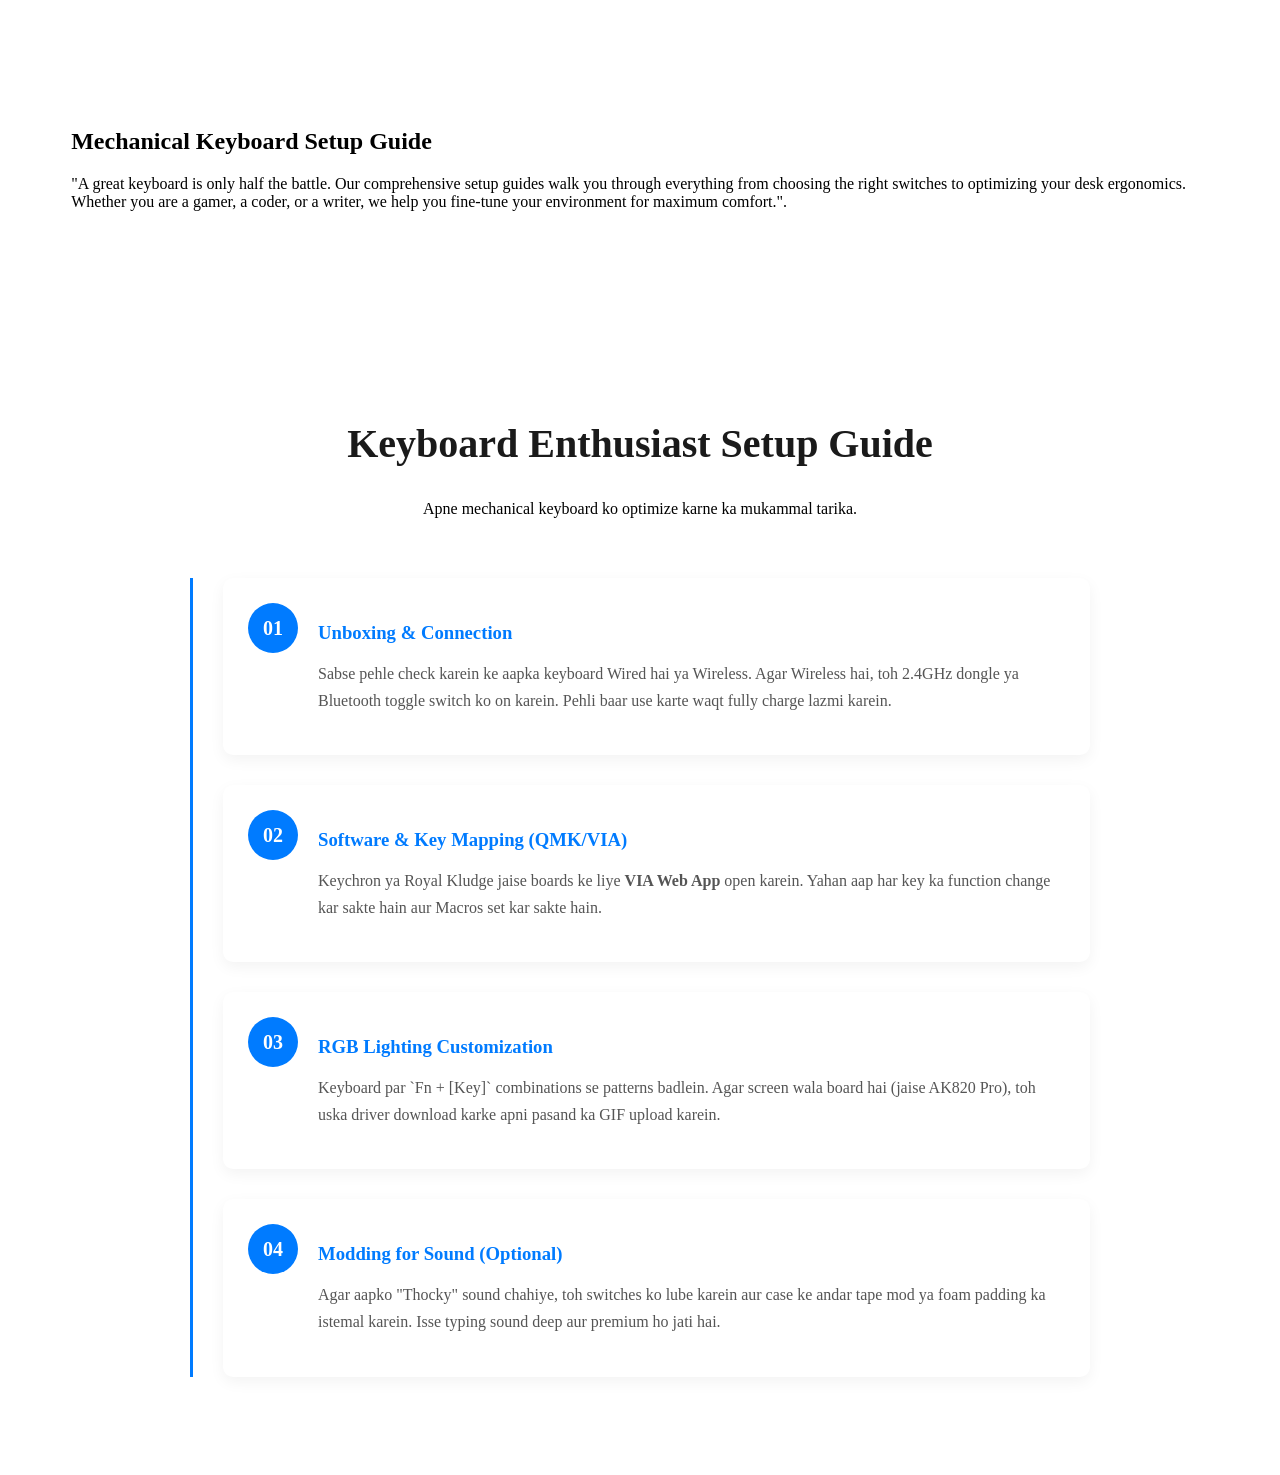
<file: setup-guide.html>
<!DOCTYPE html>
<html lang="en">
<head>
    <meta charset="UTF-8">
    <title>Setup Guide - RemotePro</title>
    <link rel="stylesheet" href="setupguide.css">
</head>
<body>
    <section style="padding: 100px 5%;">
        <h1>Mechanical Keyboard Setup Guide</h1>
        <p>"A great keyboard is only half the battle. Our comprehensive setup guides walk you through everything from choosing the right switches to optimizing your desk ergonomics. Whether you are a gamer, a coder, or a writer, we help you fine-tune your environment for maximum comfort.".</p>
    </section>
    <section class="setup-guide">
    <div class="guide-header">
        <h1>Keyboard Enthusiast Setup Guide</h1>
        <p>Apne mechanical keyboard ko optimize karne ka mukammal tarika.</p>
    </div>

    <div class="steps-container">
        <div class="step-box">
            <div class="step-number">01</div>
            <div class="step-text">
                <h3>Unboxing & Connection</h3>
                <p>Sabse pehle check karein ke aapka keyboard Wired hai ya Wireless. Agar Wireless hai, toh 2.4GHz dongle ya Bluetooth toggle switch ko on karein. Pehli baar use karte waqt fully charge lazmi karein.</p>
            </div>
        </div>

        <div class="step-box">
            <div class="step-number">02</div>
            <div class="step-text">
                <h3>Software & Key Mapping (QMK/VIA)</h3>
                <p>Keychron ya Royal Kludge jaise boards ke liye <strong>VIA Web App</strong> open karein. Yahan aap har key ka function change kar sakte hain aur Macros set kar sakte hain.</p>
            </div>
        </div>

        <div class="step-box">
            <div class="step-number">03</div>
            <div class="step-text">
                <h3>RGB Lighting Customization</h3>
                <p>Keyboard par `Fn + [Key]` combinations se patterns badlein. Agar screen wala board hai (jaise AK820 Pro), toh uska driver download karke apni pasand ka GIF upload karein.</p>
            </div>
        </div>

        <div class="step-box">
            <div class="step-number">04</div>
            <div class="step-text">
                <h3>Modding for Sound (Optional)</h3>
                <p>Agar aapko "Thocky" sound chahiye, toh switches ko lube karein aur case ke andar tape mod ya foam padding ka istemal karein. Isse typing sound deep aur premium ho jati hai.</p>
            </div>
        </div>
    </div>
</section>
</body>
</html>
</file>
<file: about.css>
/* About Page Styling */
.about-page {
    padding: 80px 5%;
    max-width: 1100px;
    margin: 0 auto;
    line-height: 1.8;
}

.about-hero {
    text-align: center;
    margin-bottom: 60px;
}

.about-hero h1 {
    font-size: 45px;
    color: #333;
}

.about-hero span {
    color: #007bff;
}

.mission-text {
    font-size: 18px;
    color: #666;
    max-width: 700px;
    margin: 20px auto;
}

/* Stats Styling */
.stats-container {
    display: flex;
    justify-content: space-around;
    background: #007bff;
    color: #fff;
    padding: 40px;
    border-radius: 15px;
    margin-bottom: 80px;
    text-align: center;
}

.stat-item h2 {
    font-size: 35px;
    margin-bottom: 5px;
}

/* Content Layout */
.about-content {
    display: flex;
    align-items: center;
    gap: 50px;
}

.about-text {
    flex: 1;
}

.about-text h2 {
    font-size: 30px;
    margin-bottom: 20px;
    color: #222;
}

.about-image {
    flex: 1;
}

.about-image img {
    width: 100%;
    border-radius: 15px;
    box-shadow: 0 10px 30px rgba(0,0,0,0.1);
}

/* Responsive */
@media (max-width: 768px) {
    .about-content {
        flex-direction: column;
    }
    .stats-container {
        flex-direction: column;
        gap: 30px;
    }
}
</file>
<file: article.css>
/* Premium Navigation Bar */
header {
    background-color: rgba(255, 255, 255, 0.95); /* White with slight transparency */
    padding: 15px 0;
    position: sticky; /* Menu upar hi rahay ga scroll karne par */
    top: 0;
    z-index: 1000;
    box-shadow: 0 2px 10px rgba(0,0,0,0.1);
}
.navbar {
    display: flex;
    justify-content: space-between;
    align-items: center;
    width: 85%;
    margin: auto;
}

.logo {
    font-size: 26px;
    font-weight: 800;
    color: #2c3e50;
    letter-spacing: -1px;
}

.logo span {
    color: #e67e22; /* Matching with hero button */
}

.nav-links {
    list-style: none;
    display: flex;
    gap: 30px;
}

.nav-links li a {
    text-decoration: none;
    color: #34495e;
    font-weight: 600;
    font-size: 16px;
    transition: color 0.3s;
}

.nav-links li a:hover, .nav-links li a.active {
    color: #e67e22;
}

/* Chota Button Navigation mein */
.btn-small {
    background-color: #2c3e50;
    color: white;
    padding: 10px 20px;
    text-decoration: none;
    border-radius: 5px;
    font-size: 14px;
    font-weight: bold;
    transition: background 0.3s;
}

.btn-small:hover {
    background-color: #34495e;
}
/* Article Page Specific Styling */
.article-content {
    max-width: 800px;
    margin: 40px auto;
    padding: 0 20px;
    line-height: 1.8;
    color: #333;
    background: #fff;
    padding: 40px;
    border-radius: 10px;
    box-shadow: 0 5px 15px rgba(0,0,0,0.05);
}

.article-content h1 {
    font-size: 32px;
    color: #2c3e50;
    margin-bottom: 20px;
    border-left: 5px solid #e67e22;
    padding-left: 15px;
}

.article-content h2, .article-content h3 {
    color: #2c3e50;
    margin-top: 30px;
}

.article-content p {
    margin-bottom: 20px;
    font-size: 18px;
}

.pros-cons {
    background-color: #f9f9f9;
    padding: 20px;
    border-radius: 8px;
    border-left: 4px solid #3498db;
    margin: 20px 0;
}

.buying-guide-box {
    background: #2c3e50;
    color: white;
    padding: 25px;
    border-radius: 10px;
    margin-top: 40px;
}

.buying-guide-box h4 {
    color: #e67e22;
    margin-top: 0;
    font-size: 22px;
}

.conclusion {
    font-style: italic;
    font-weight: bold;
    color: #555;
    border-top: 1px solid #ddd;
    padding-top: 20px;
    margin-top: 30px;
}
.main-footer {
    background: #2c3e50;
    color: white;
    padding: 50px 0 20px 0;
    margin-top: 50px;
}

.footer-content {
    width: 85%;
    margin: auto;
    display: flex;
    justify-content: space-between;
    flex-wrap: wrap;
    gap: 30px;
}

.footer-section { flex: 1; min-width: 250px; }
.footer-links ul { list-style: none; padding: 0; }
.footer-links a { color: #bdc3c7; text-decoration: none; }
.footer-links a:hover { color: #e67e22; }

.footer-bottom {
    text-align: center;
    border-top: 1px solid #3e4f5f;
    margin-top: 30px;
    padding-top: 20px;
    font-size: 14px;
    color: #bdc3c7;
}
</file>
<file: style.css>
/* --- Global Styles --- */
* {
    margin: 0;
    padding: 0;
    box-sizing: border-box;
    font-family: 'Segoe UI', Tahoma, Geneva, Verdana, sans-serif;
}

body {
    background-color: #f8f9fa;
    color: #333;
    line-height: 1.6;
}

/* --- Navigation --- */
.navbar {
    display: flex;
    justify-content: space-between;
    align-items: center;
    padding: 1rem 5%;
    background: #fff;
    box-shadow: 0 2px 10px rgba(0,0,0,0.1);
    position: sticky;
    top: 0;
    z-index: 1000;
}

.logo {
    font-size: 1.5rem;
    font-weight: bold;
    color: #2d3436;
}

.logo span { color: #0984e3; }

.nav-links {
    display: flex;
    list-style: none;
}

.nav-links li a {
    text-decoration: none;
    color: #2d3436;
    margin: 0 15px;
    font-weight: 500;
    transition: color 0.3s;
}

.nav-links li a:hover, .nav-links li a.active {
    color: #0984e3;
}

.btn-small {
    background: #0984e3;
    color: #fff;
    padding: 8px 20px;
    border-radius: 5px;
    text-decoration: none;
    font-size: 0.9rem;
}

/* --- Hero Section --- */
.hero {
    height: 60vh;
    background: linear-gradient(rgba(0,0,0,0.6), rgba(0,0,0,0.6)), 
                url('https://images.unsplash.com/photo-1497215728101-856f4ea42174?auto=format&fit=crop&w=1350&q=80');
    background-size: cover;
    background-position: center;
    display: flex;
    flex-direction: column;
    justify-content: center;
    align-items: center;
    text-align: center;
    color: white;
    padding: 0 20px;
}

.hero h1 { font-size: 3rem; margin-bottom: 1rem; }
.hero p { max-width: 700px; margin-bottom: 2rem; font-size: 1.1rem; }

.btn-hero {
    background: #0984e3;
    color: white;
    padding: 12px 30px;
    text-decoration: none;
    border-radius: 5px;
    font-weight: bold;
    transition: transform 0.3s;
}

.btn-hero:hover { transform: scale(1.05); }

/* --- Blog Grid & Cards --- */
.container {
    max-width: 1200px;
    margin: 50px auto;
    padding: 0 20px;
}

.container h2 {
    text-align: center;
    margin-bottom: 40px;
    font-size: 2.5rem;
}

/* Articles ko align karne ke liye grid */
.blog-grid {
    display: grid;
    grid-template-columns: repeat(auto-fit, minmax(300px, 1fr));
    gap: 30px;
}

/* Card Styling - Jahan pictures show hongi */
.card {
    background: #fff;
    border-radius: 12px;
    overflow: hidden;
    box-shadow: 0 4px 15px rgba(0,0,0,0.08);
    transition: translateY 0.3s;
    display: flex;
    flex-direction: column;
    margin-bottom: 30px; /* Backup for older layouts */
}

.card:hover {
    transform: translateY(-10px);
}

.card-img {
    width: 100%;
    height: 220px; /* Fixed height for uniformity */
    overflow: hidden;
}

.card-img img {
    width: 100%;
    height: 100%;
    object-fit: cover; /* Is se picture stretch nahi hogi, perfectly crop hogi */
    transition: transform 0.5s;
}

.card:hover .card-img img {
    transform: scale(1.1);
}

.card h3 {
    padding: 20px 20px 10px;
    font-size: 1.3rem;
}

.card p {
    padding: 0 20px 20px;
    color: #636e72;
    flex-grow: 1; /* Text kam ho ya zyada, card ka size barabar rahega */
}

.read-more {
    display: inline-block;
    padding: 15px 20px;
    color: #0984e3;
    text-decoration: none;
    font-weight: bold;
    border-top: 1px solid #eee;
}

/* --- Footer --- */
.footer {
    background: #2d3436;
    color: #dfe6e9;
    padding: 50px 0 20px;
    margin-top: 50px;
}

.footer-container {
    max-width: 1200px;
    margin: 0 auto;
    display: grid;
    grid-template-columns: repeat(auto-fit, minmax(250px, 1fr));
    gap: 40px;
    padding: 0 20px;
}

.footer-logo span { color: #0984e3; }

.footer-section h3 {
    margin-bottom: 20px;
    color: #fff;
}

.footer-section ul { list-style: none; }
.footer-section ul li { margin-bottom: 10px; }
.footer-section ul li a { color: #b2bec3; text-decoration: none; }

.social-links a {
    display: block;
    color: #b2bec3;
    text-decoration: none;
    margin-bottom: 5px;
}

.footer-bottom {
    text-align: center;
    margin-top: 40px;
    padding-top: 20px;
    border-top: 1px solid #444;
}

/* --- Mobile Responsive --- */
@media (max-width: 768px) {
    .nav-links {
        display: none; /* JS will handle this */
    }
    
    .hero h1 { font-size: 2rem; }
}
/* --- Keyframes (Animations Definition) --- */
@keyframes fadeInUp {
    from {
        opacity: 0;
        transform: translateY(30px);
    }
    to {
        opacity: 1;
        transform: translateY(0);
    }
}

@keyframes fadeIn {
    from { opacity: 0; }
    to { opacity: 1; }
}

/* --- Applying Animations --- */

/* Hero text load hote hi animate hoga */
.hero h1 {
    animation: fadeInUp 0.8s ease-out;
}

.hero p {
    animation: fadeInUp 1s ease-out;
}

/* Cards scroll par smooth reveal honge */
.card {
    animation: fadeInUp 0.6s ease-out both;
    /* transition for hover */
    transition: all 0.3s cubic-bezier(0.25, 0.8, 0.25, 1);
}

/* Card Hover: Subtle lifting and shadow effect */
.card:hover {
    transform: translateY(-10px) scale(1.02);
    box-shadow: 0 14px 28px rgba(0,0,0,0.15), 0 10px 10px rgba(0,0,0,0.1);
}

/* Image Zoom on hover */
.card:hover .card-img img {
    transform: scale(1.1) rotate(1deg); /* Halki si rotation se dynamic lagta hai */
}

/* Smooth Scrolling for the whole page */
html {
    scroll-behavior: smooth;
}
.card:nth-child(1) { animation-delay: 0.1s; }
.card:nth-child(2) { animation-delay: 0.2s; }
.card:nth-child(3) { animation-delay: 0.3s; }
.card:nth-child(4) { animation-delay: 0.4s; }
.card:nth-child(5) { animation-delay: 0.5s; }
/* style.css mein card ki styling ko update karein */
.card {
    opacity: 0;
    transform: translateY(40px);
    transition: all 0.7s ease-out; /* Smooth transition */
}

/* Jab JS 'show' class add karega tab ye trigger hoga */
.card.show {
    opacity: 1;
    transform: translateY(0);
}
/* Modal Background */
.newsletter-modal {
    display: none; /* Shuru mein hide rahega */
    position: fixed;
    z-index: 2000;
    left: 0;
    top: 0;
    width: 100%;
    height: 100%;
    background-color: rgba(0,0,0,0.7); /* Background dhundla karne ke liye */
    backdrop-filter: blur(5px);
    display: flex;
    align-items: center;
    justify-content: center;
    opacity: 0;
    pointer-events: none;
    transition: all 0.4s ease;
}

/* Modal box jab active ho */
.newsletter-modal.open {
    display: flex;
    opacity: 1;
    pointer-events: auto;
}

/* Modal Content Box */
.modal-content {
    background: #fff;
    padding: 40px;
    border-radius: 15px;
    width: 90%;
    max-width: 500px;
    text-align: center;
    position: relative;
    transform: scale(0.7);
    transition: all 0.4s cubic-bezier(0.34, 1.56, 0.64, 1);
}

.newsletter-modal.open .modal-content {
    transform: scale(1); /* Popping effect */
}

.close-modal {
    position: absolute;
    right: 20px;
    top: 10px;
    font-size: 30px;
    cursor: pointer;
    color: #333;
}

.modal-form {
    margin-top: 20px;
    display: flex;
    flex-direction: column;
    gap: 10px;
}

.modal-form input {
    padding: 12px;
    border: 1px solid #ddd;
    border-radius: 5px;
    font-size: 1rem;
}
/* Pehle se mojood colors ko variables mein badlein */
:root {
    --bg-color: #f8f9fa;
    --card-bg: #ffffff;
    --text-color: #333;
    --heading-color: #2d3436;
    --nav-bg: #ffffff;
    --footer-bg: #2d3436;
    --accent-color: #0984e3;
}

/* Dark Mode Colors */
[data-theme="dark"] {
    --bg-color: #121212;
    --card-bg: #1e1e1e;
    --text-color: #d1d1d1;
    --heading-color: #ffffff;
    --nav-bg: #1a1a1a;
    --footer-bg: #000000;
}

body {
    background-color: var(--bg-color);
    color: var(--text-color);
    transition: background-color 0.3s, color 0.3s; /* Smooth transition */
}

.navbar { background: var(--nav-bg); }
.card { background: var(--card-bg); color: var(--text-color); }
.logo, h1, h2, h3 { color: var(--heading-color); }

/* Toggle Switch Styling */
.theme-switch-wrapper {
    display: flex;
    align-items: center;
    margin-right: 15px;
}
.theme-switch {
    display: inline-block;
    height: 28px;
    position: relative;
    width: 50px;
}
.theme-switch input { display: none; }
.slider {
    background-color: #ccc;
    bottom: 0;
    cursor: pointer;
    left: 0;
    position: absolute;
    right: 0;
    top: 0;
    transition: .4s;
    border-radius: 34px;
    display: flex;
    align-items: center;
    justify-content: space-around;
    padding: 0 5px;
}
.slider:before {
    background-color: white;
    bottom: 4px;
    content: "";
    height: 20px;
    left: 4px;
    position: absolute;
    transition: .4s;
    width: 20px;
    border-radius: 50%;
    z-index: 2;
}
input:checked + .slider { background-color: var(--accent-color); }
input:checked + .slider:before { transform: translateX(22px); }
.slider .icon { font-size: 12px; user-select: none; }
/* --- Root Variables (For Theme Support) --- */
:root {
    --accent-color: #0984e3;
    --transition: all 0.3s ease;
}

/* --- Main Layout --- */
.container {
    max-width: 1100px;
    margin: 60px auto;
    padding: 20px;
}

.contact-section {
    display: flex;
    flex-wrap: wrap;
    align-items: center;
    gap: 50px;
    animation: fadeIn 0.8s ease-in;
}

/* --- Left Side: Contact Info --- */
.contact-info {
    flex: 1;
    min-width: 320px;
}

.contact-info h1 {
    font-size: 3.5rem;
    line-height: 1.1;
    margin-bottom: 20px;
    background: linear-gradient(to right, #0984e3, #6c5ce7);
    -webkit-background-clip: text;
    -webkit-text-fill-color: transparent;
}

.contact-info p {
    font-size: 1.1rem;
    margin-bottom: 30px;
    opacity: 0.9;
}

.info-item {
    display: flex;
    align-items: center;
    gap: 15px;
    margin-bottom: 20px;
    padding: 15px;
    background: var(--card-bg);
    border-radius: 12px;
    box-shadow: 0 4px 15px rgba(0,0,0,0.05);
    transition: var(--transition);
}

.info-item:hover {
    transform: translateX(10px);
    border-left: 5px solid var(--accent-color);
}

.social-links-contact {
    margin-top: 30px;
}

.social-links-contact a {
    text-decoration: none;
    color: var(--accent-color);
    font-weight: 600;
    transition: var(--transition);
}

.social-links-contact a:hover {
    color: var(--heading-color);
}

/* --- Right Side: Contact Form Card --- */
.contact-form-card {
    flex: 1.2;
    min-width: 350px;
    background: var(--card-bg);
    padding: 40px;
    border-radius: 24px;
    box-shadow: 0 20px 40px rgba(0,0,0,0.1);
    border: 1px solid rgba(255, 255, 255, 0.1);
}

.input-group {
    margin-bottom: 20px;
}

.input-group label {
    display: block;
    font-weight: 600;
    margin-bottom: 8px;
    font-size: 0.9rem;
}

.input-group input, 
.input-group select, 
.input-group textarea {
    width: 100%;
    padding: 14px;
    border: 2px solid #e1e1e1;
    border-radius: 12px;
    background: var(--bg-color);
    color: var(--text-color);
    font-size: 1rem;
    transition: var(--transition);
}

/* Form Focus State */
.input-group input:focus, 
.input-group select:focus, 
.input-group textarea:focus {
    outline: none;
    border-color: var(--accent-color);
    box-shadow: 0 0 0 4px rgba(9, 132, 227, 0.1);
}

/* Submit Button Animation */
.btn-hero {
    background: var(--accent-color);
    color: white;
    padding: 16px;
    border: none;
    border-radius: 12px;
    font-size: 1.1rem;
    font-weight: bold;
    cursor: pointer;
    transition: var(--transition);
    box-shadow: 0 8px 20px rgba(9, 132, 227, 0.3);
}

.btn-hero:hover {
    transform: translateY(-3px);
    box-shadow: 0 12px 25px rgba(9, 132, 227, 0.4);
    filter: brightness(1.1);
}

/* --- Animations --- */
@keyframes fadeIn {
    from { opacity: 0; transform: translateY(20px); }
    to { opacity: 1; transform: translateY(0); }
}

/* --- Responsive Fix --- */
@media (max-width: 768px) {
    .contact-section {
        flex-direction: column;
        text-align: center;
    }
    
    .contact-info h1 {
        font-size: 2.5rem;
    }
    
    .info-item {
        justify-content: center;
    }
    
    .contact-form-card {
        padding: 25px;
    }
}
/* Success Message Styling */
.success-message {
    display: none; /* Shuru mein hide rahega */
    text-align: center;
    padding: 40px;
    animation: scaleIn 0.5s cubic-bezier(0.175, 0.885, 0.32, 1.275);
}

.success-message .icon {
    font-size: 50px;
    color: #2ecc71;
    margin-bottom: 20px;
    display: block;
}

.success-message h2 {
    color: var(--heading-color);
    margin-bottom: 10px;
}

@keyframes scaleIn {
    from { transform: scale(0.8); opacity: 0; }
    to { transform: scale(1); opacity: 1; }
}
</file>
<file: article2.css>
/* Google Fonts Integration */
@import url('https://fonts.googleapis.com/css2?family=Inter:wght@300;400;600;700&family=Poppins:wght@500;700&display=swap');

:root {
    --primary-color: #2563eb; /* Professional Blue */
    --secondary-color: #1e293b; /* Dark Slate */
    --accent-color: #f59e0b; /* Gold/Amber */
    --text-color: #334155;
    --bg-light: #f8fafc;
    --white: #ffffff;
}

* {
    margin: 0;
    padding: 0;
    box-sizing: border-box;
}

body {
    font-family: 'Inter', sans-serif;
    line-height: 1.6;
    color: var(--text-color);
    background-color: var(--bg-light);
}

/* --- Header & Navbar --- */
header {
    background: var(--white);
    box-shadow: 0 2px 10px rgba(0,0,0,0.05);
    position: sticky;
    top: 0;
    z-index: 1000;
}

.navbar {
    display: flex;
    justify-content: space-between;
    align-items: center;
    max-width: 1100px;
    margin: 0 auto;
    padding: 1rem 2rem;
}

.logo {
    font-family: 'Poppins', sans-serif;
    font-size: 1.5rem;
    font-weight: 700;
    color: var(--secondary-color);
}

.logo span {
    color: var(--primary-color);
}

.nav-links {
    display: flex;
    list-style: none;
    gap: 2rem;
}

.nav-links a {
    text-decoration: none;
    color: var(--text-color);
    font-weight: 500;
    transition: color 0.3s;
}

.nav-links a:hover, .nav-links a.active {
    color: var(--primary-color);
}

.btn-small {
    background: var(--primary-color);
    color: var(--white);
    padding: 0.6rem 1.2rem;
    border-radius: 8px;
    text-decoration: none;
    font-size: 0.9rem;
    transition: opacity 0.3s;
}

.btn-small:hover {
    opacity: 0.9;
}

/* --- Main Content Area --- */
main {
    max-width: 800px;
    margin: 3rem auto;
    padding: 0 2rem;
    background: var(--white);
    padding: 3rem;
    border-radius: 12px;
    box-shadow: 0 4px 20px rgba(0,0,0,0.03);
}

h1, h2, h3 {
    font-family: 'Poppins', sans-serif;
    color: var(--secondary-color);
    margin-top: 2.5rem;
    margin-bottom: 1rem;
}

h1 { font-size: 2.2rem; border-left: 5px solid var(--primary-color); padding-left: 15px; }
h2 { font-size: 1.8rem; }
h3 { font-size: 1.5rem; color: var(--primary-color); }

p {
    margin-bottom: 1.5rem;
    font-size: 1.1rem;
    color: #475569;
}

/* --- Images Styling --- */
img {
    width: 100%;
    height: auto;
    border-radius: 12px;
    margin: 1.5rem 0;
    display: block;
    box-shadow: 0 10px 15px -3px rgba(0,0,0,0.1);
}

/* --- Pros & Cons Styling --- */
strong {
    color: var(--secondary-color);
}

strong:contains("Pros:") {
    color: #059669; /* Green */
}

strong:contains("Cons:") {
    color: #dc2626; /* Red */
}

/* --- Footer --- */
.main-footer {
    background: var(--secondary-color);
    color: var(--white);
    padding: 4rem 2rem 1rem;
    margin-top: 5rem;
}

.footer-content {
    max-width: 1100px;
    margin: 0 auto;
    display: grid;
    grid-template-columns: 2fr 1fr;
    gap: 4rem;
}

.footer-section p {
    color: #94a3b8;
    margin-top: 1rem;
}

.footer-links h4 {
    margin-bottom: 1.2rem;
}

.footer-links ul {
    list-style: none;
}

.footer-links li {
    margin-bottom: 0.8rem;
}

.footer-links a {
    color: #94a3b8;
    text-decoration: none;
    transition: color 0.3s;
}

.footer-links a:hover {
    color: var(--white);
}

.footer-bottom {
    text-align: center;
    margin-top: 3rem;
    padding-top: 2rem;
    border-top: 1px solid #334155;
    color: #64748b;
    font-size: 0.9rem;
}

/* --- Responsive Design --- */
@media (max-width: 768px) {
    .nav-links { display: none; }
    main { padding: 1.5rem; margin: 1rem; }
    h1 { font-size: 1.8rem; }
    .footer-content { grid-template-columns: 1fr; gap: 2rem; }
}
</file>
<file: index.css>
body {
    font-family: 'Segoe UI', Tahoma, Geneva, Verdana, sans-serif;
    margin: 0;
    padding: 0;
    background-color: #f4f7f6;
}

/* Premium Navigation Bar */
header {
    background-color: rgba(255, 255, 255, 0.95); /* White with slight transparency */
    padding: 15px 0;
    position: sticky; /* Menu upar hi rahay ga scroll karne par */
    top: 0;
    z-index: 1000;
    box-shadow: 0 2px 10px rgba(0,0,0,0.1);
}
.navbar {
    display: flex;
    justify-content: space-between;
    align-items: center;
    width: 85%;
    margin: auto;
}

.logo {
    font-size: 26px;
    font-weight: 800;
    color: #2c3e50;
    letter-spacing: -1px;
}

.logo span {
    color: #e67e22; /* Matching with hero button */
}

.nav-links {
    list-style: none;
    display: flex;
    gap: 30px;
}

.nav-links li a {
    text-decoration: none;
    color: #34495e;
    font-weight: 600;
    font-size: 16px;
    transition: color 0.3s;
}

.nav-links li a:hover, .nav-links li a.active {
    color: #e67e22;
}

/* Chota Button Navigation mein */
.btn-small {
    background-color: #2c3e50;
    color: white;
    padding: 10px 20px;
    text-decoration: none;
    border-radius: 5px;
    font-size: 14px;
    font-weight: bold;
    transition: background 0.3s;
}

.btn-small:hover {
    background-color: #34495e;
}
.hero {
    background: #3498db;
    color: white;
    text-align: center;
    padding: 100px 20px;
}

.container { width: 80%; margin: auto; padding: 20px 0; }

.blog-grid {
    display: grid;
    grid-template-columns: repeat(auto-fit, minmax(300px, 1fr));
    gap: 20px;
}

.card {
    background: white;
    padding: 15px;
    border-radius: 8px;
    box-shadow: 0 4px 8px rgba(0,0,0,0.1);
}

.card img { width: 100%; border-radius: 5px; }

.read-more {
    display: inline-block;
    margin-top: 10px;
    color: #3498db;
    font-weight: bold;
    text-decoration: none;
}
/* Footer Styles */
.footer {
    background-color: #1a1a1a;
    color: #ffffff;
    padding: 60px 0 20px;
    font-family: 'Segoe UI', Tahoma, Geneva, Verdana, sans-serif;
}

.footer-container {
    max-width: 1200px;
    margin: 0 auto;
    display: flex;
    flex-wrap: wrap;
    justify-content: space-between;
    padding: 0 20px;
}

.footer-section {
    flex: 1;
    min-width: 250px;
    margin-bottom: 30px;
}

.footer-logo {
    font-size: 24px;
    margin-bottom: 15px;
}

.footer-logo span {
    color: #007bff; /* Primary Color */
}

.footer-section h3 {
    font-size: 18px;
    margin-bottom: 20px;
    position: relative;
}

/* Heading ke niche choti line */
.footer-section h3::after {
    content: '';
    width: 50px;
    height: 2px;
    background: #007bff;
    position: absolute;
    left: 0;
    bottom: -5px;
}

.footer-section ul {
    list-style: none;
    padding: 0;
}

.footer-section ul li {
    margin-bottom: 10px;
}

.footer-section ul li a {
    color: #bbb;
    text-decoration: none;
    transition: 0.3s;
}

.footer-section ul li a:hover {
    color: #fff;
    padding-left: 5px;
}

.social-links a {
    display: inline-block;
    margin-right: 15px;
    color: #bbb;
    text-decoration: none;
    font-size: 14px;
    border: 1px solid #333;
    padding: 8px 15px;
    border-radius: 5px;
    transition: 0.3s;
}

.social-links a:hover {
    background: #007bff;
    color: #fff;
    border-color: #007bff;
}

.footer-bottom {
    text-align: center;
    margin-top: 40px;
    padding-top: 20px;
    border-top: 1px solid #333;
    color: #888;
    font-size: 14px;
}

/* Responsive design for mobile */
@media (max-width: 768px) {
    .footer-container {
        flex-direction: column;
        text-align: center;
    }
    .footer-section h3::after {
        left: 50%;
        transform: translateX(-50%);
    }
}
</file>
<file: article45.css>
/* General Reset */
body {
    font-family: 'Segoe UI', Roboto, Helvetica, Arial, sans-serif;
    line-height: 1.8;
    color: #333;
    background-color: #f9f9f9;
    margin: 0;
}

/* Container Jo Article ko Beech mein laaye ga */
.article-content {
    max-width: 800px;
    margin: 40px auto;
    background: #fff;
    padding: 40px;
    border-radius: 12px;
    box-shadow: 0 5px 20px rgba(0,0,0,0.05);
}

/* Title Styling */
h1 {
    font-size: 36px;
    color: #2c3e50;
    line-height: 1.3;
    margin-bottom: 25px;
}

h2 {
    color: #e67e22;
    margin-top: 35px;
    font-size: 26px;
    border-bottom: 2px solid #f1f1f1;
    padding-bottom: 10px;
}

/* Image Control: Taake 'lamps.jpg' bohot bari na dikhay */
.main-article-img {
    width: 100%;
    max-height: 400px; /* Aap height yahan se control kar sakte hain */
    overflow: hidden;
    border-radius: 10px;
    margin-bottom: 30px;
}

.main-article-img img {
    width: 100%;
    height: 100%;
    object-fit: cover; /* Image ko stretch hone se bachata hai */
}

/* Pros and Cons Boxes */
.pros-box {
    background-color: #e8f5e9;
    border-left: 5px solid #27ae60;
    padding: 15px;
    margin: 15px 0;
    border-radius: 4px;
}

.cons-box {
    background-color: #ffebee;
    border-left: 5px solid #e74c3c;
    padding: 15px;
    margin: 15px 0;
    border-radius: 4px;
}

/* Buying Guide Section (Blue Box) */
.buying-guide-box {
    background-color: #2c3e50;
    color: #ecf0f1;
    padding: 30px;
    border-radius: 10px;
    margin-top: 40px;
}

.buying-guide-box h4 {
    color: #f1c40f;
    margin-top: 0;
    font-size: 22px;
    text-transform: uppercase;
    letter-spacing: 1px;
}

.buying-guide-box p {
    margin-bottom: 10px;
}

/* Paragraph Text */
p {
    font-size: 18px;
    margin-bottom: 20px;
}
</file>
<file: setupguide.css>
/* Setup Guide Page Styles */
.setup-guide {
    padding: 60px 5%;
    max-width: 900px;
    margin: 0 auto;
}

.guide-header {
    text-align: center;
    margin-bottom: 60px;
}

.guide-header h1 {
    font-size: 40px;
    color: #1a1a1a;
}

.steps-container {
    position: relative;
    padding-left: 30px;
    border-left: 3px solid #007bff; /* Side vertical line */
}

.step-box {
    background: #fff;
    padding: 25px;
    margin-bottom: 30px;
    border-radius: 10px;
    box-shadow: 0 5px 15px rgba(0,0,0,0.05);
    display: flex;
    align-items: flex-start;
    position: relative;
    transition: 0.3s;
}

.step-box:hover {
    box-shadow: 0 8px 25px rgba(0,123,255,0.1);
    transform: scale(1.02);
}

.step-number {
    background: #007bff;
    color: #fff;
    font-weight: bold;
    min-width: 50px;
    height: 50px;
    display: flex;
    align-items: center;
    justify-content: center;
    border-radius: 50%;
    margin-right: 20px;
    font-size: 20px;
}

.step-text h3 {
    margin-bottom: 10px;
    color: #007bff;
}

.step-text p {
    color: #555;
    line-height: 1.7;
}

/* Mobile responsive fixes */
@media (max-width: 600px) {
    .step-box {
        flex-direction: column;
    }
    .step-number {
        margin-bottom: 15px;
    }
}
</file>
